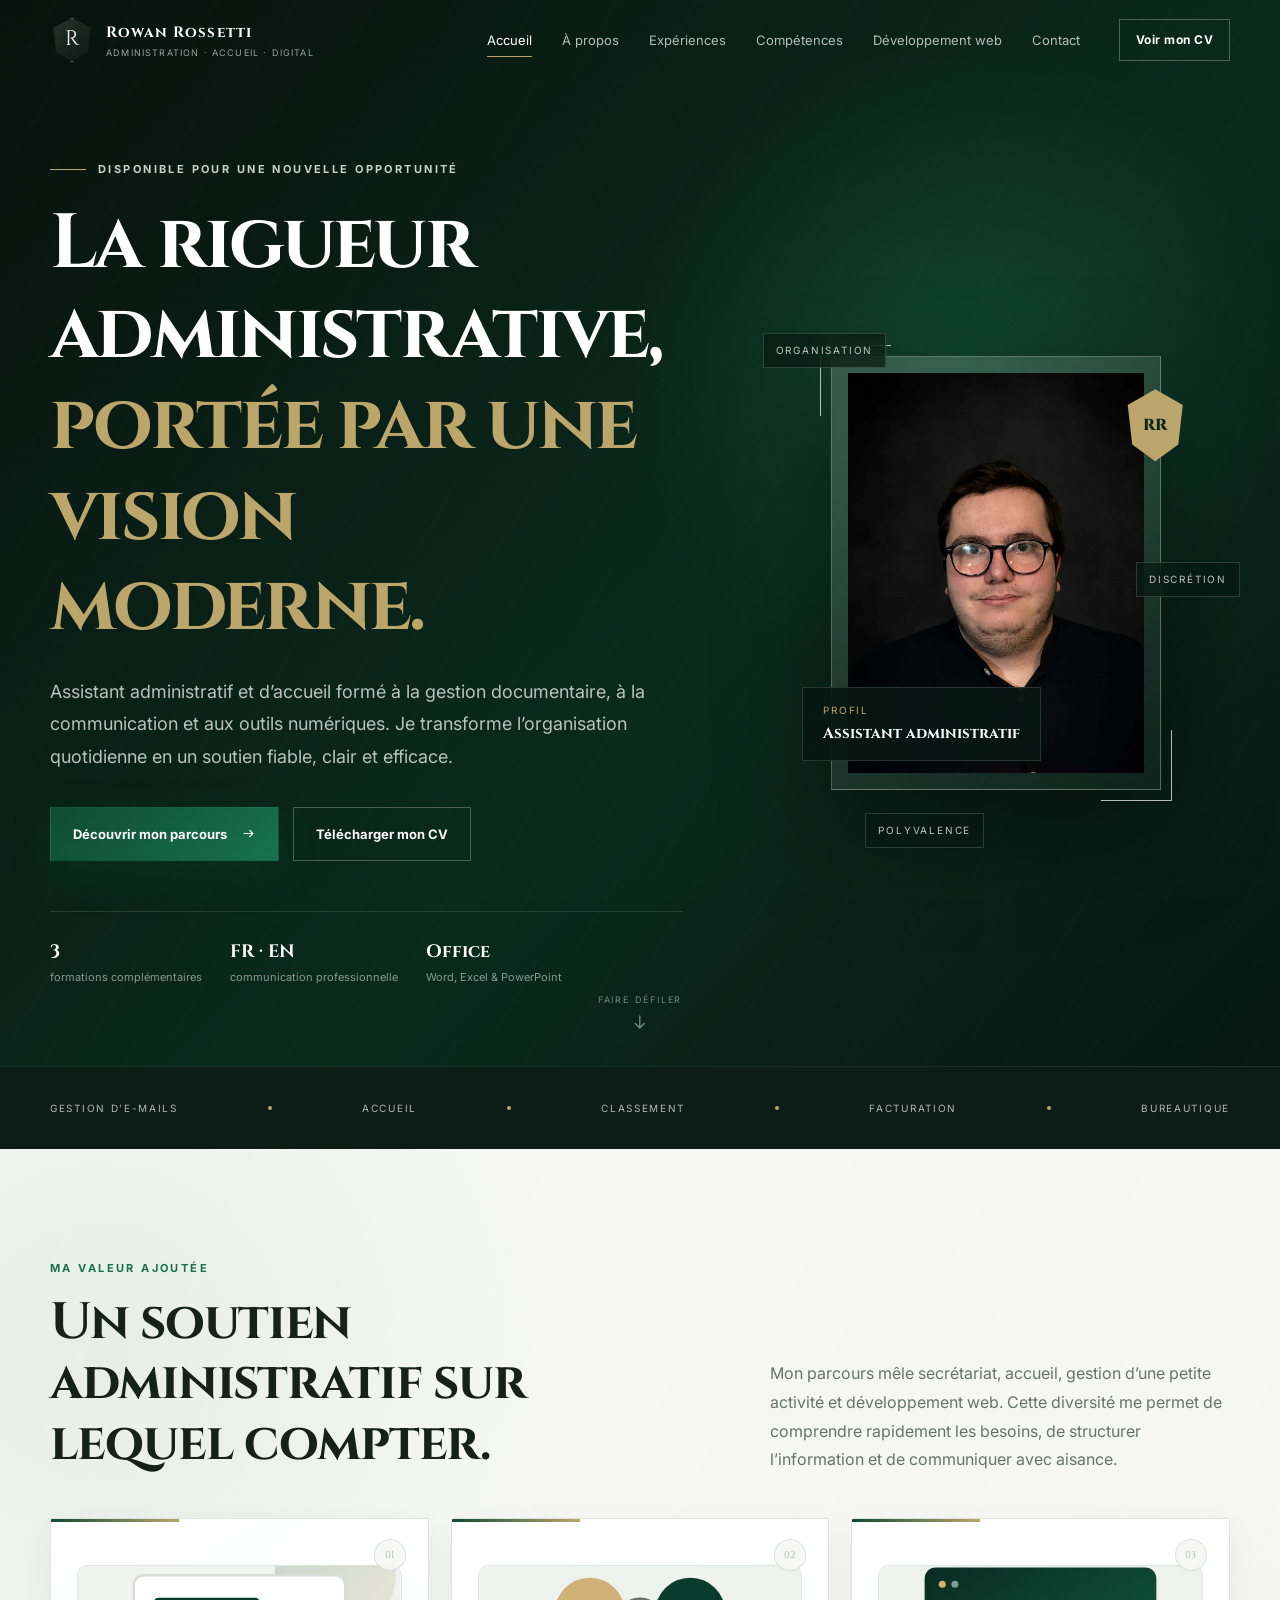
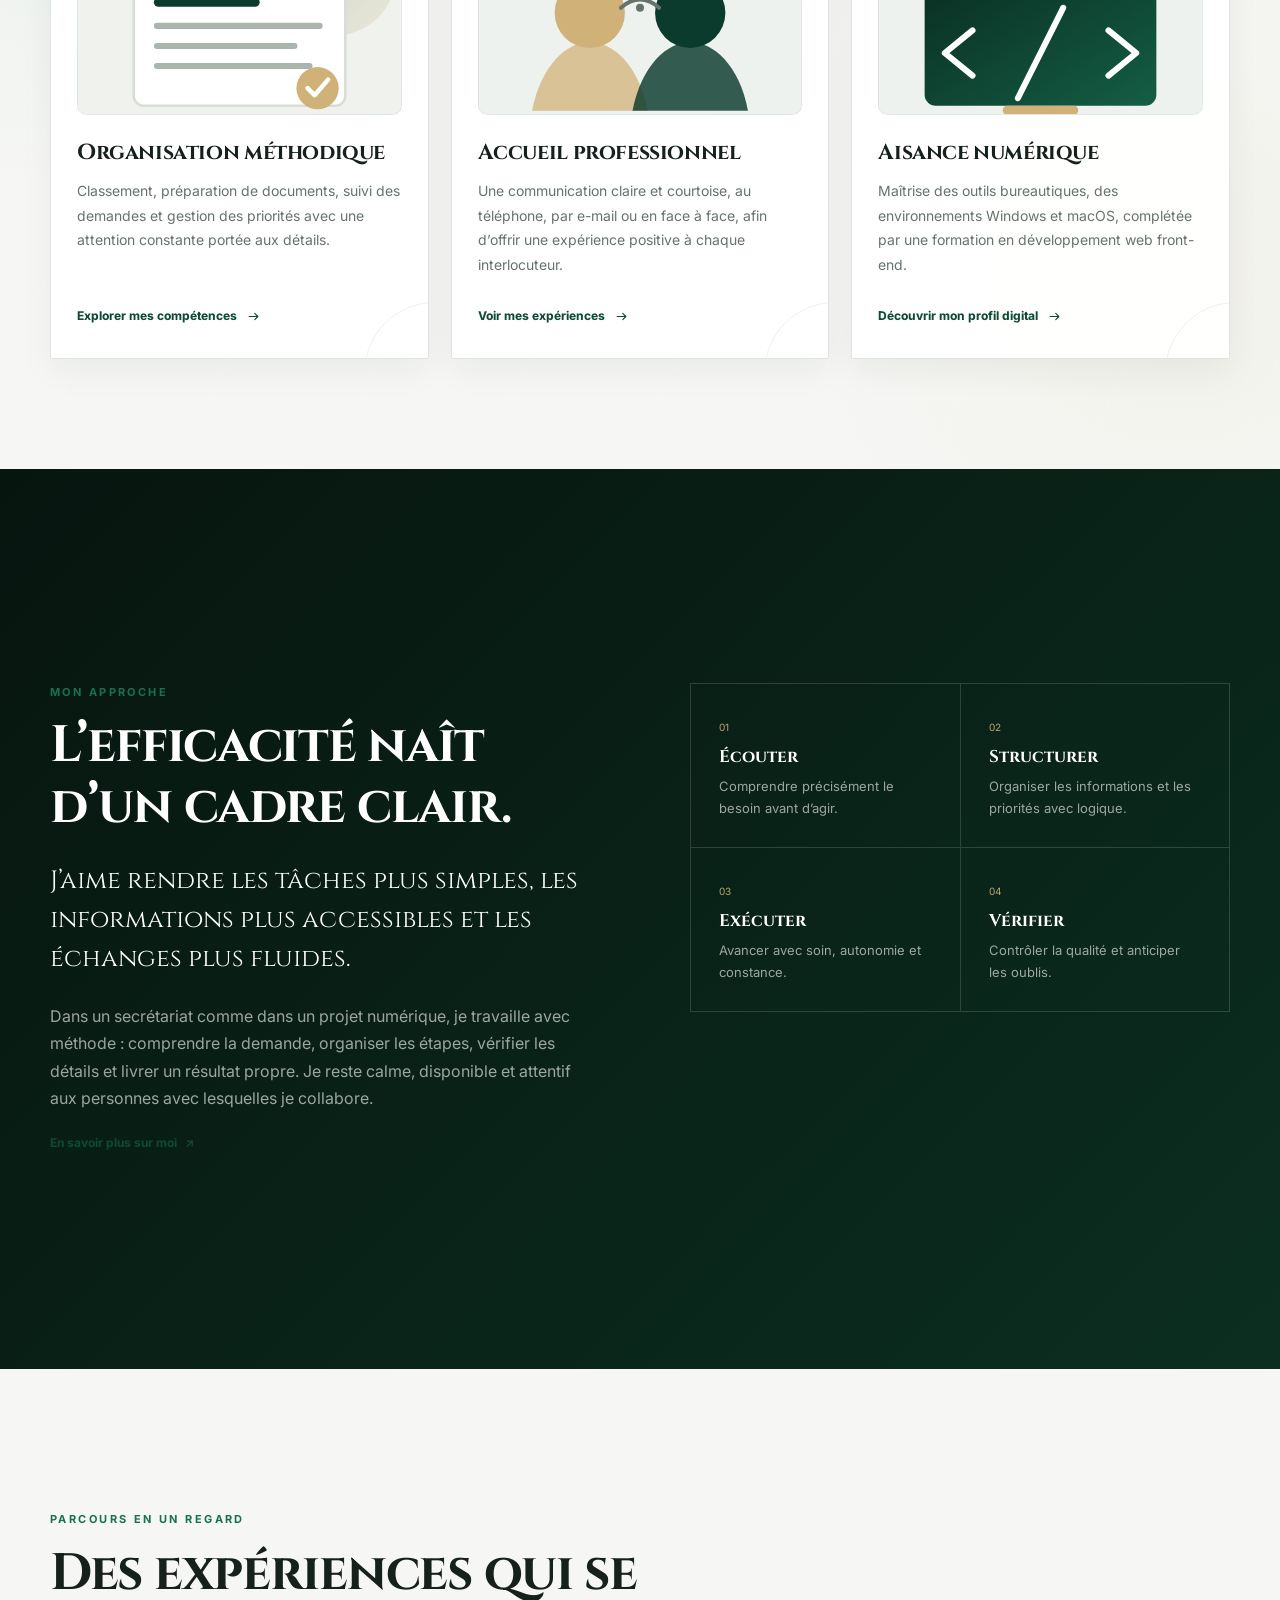
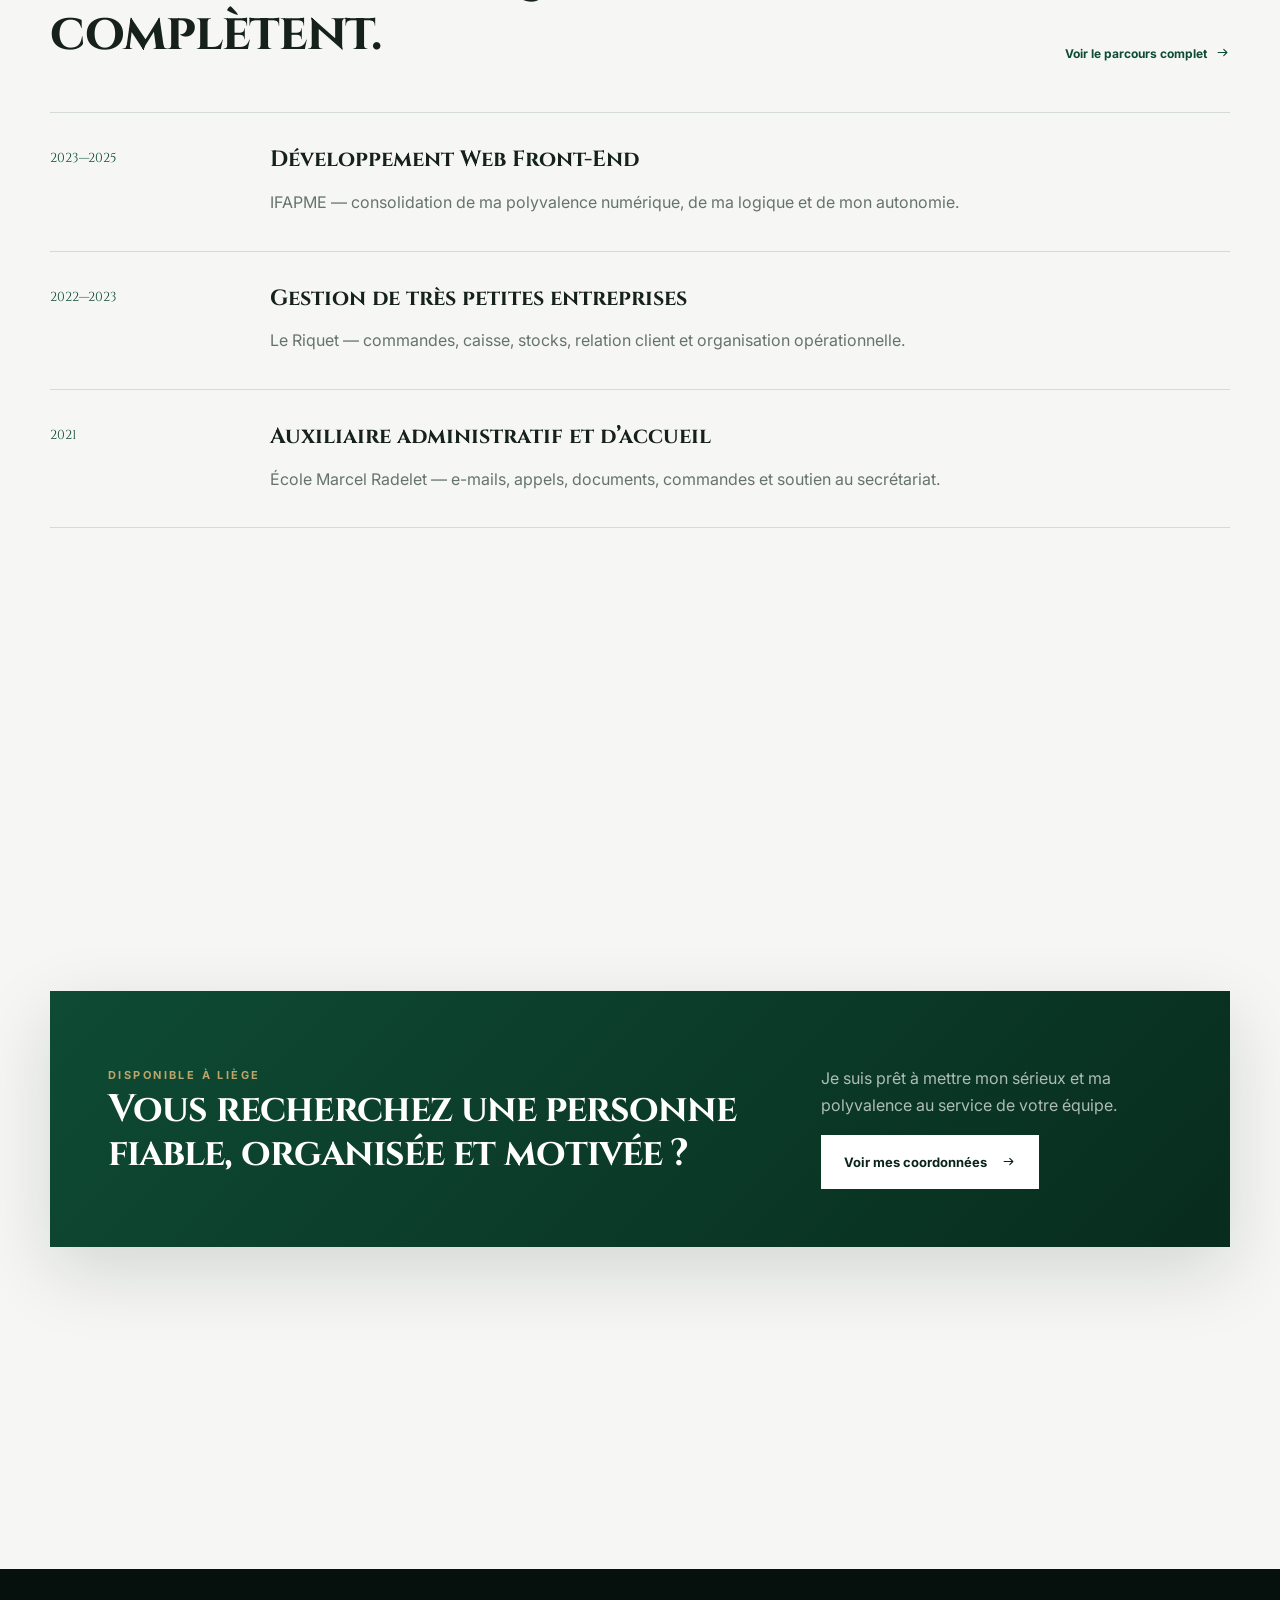
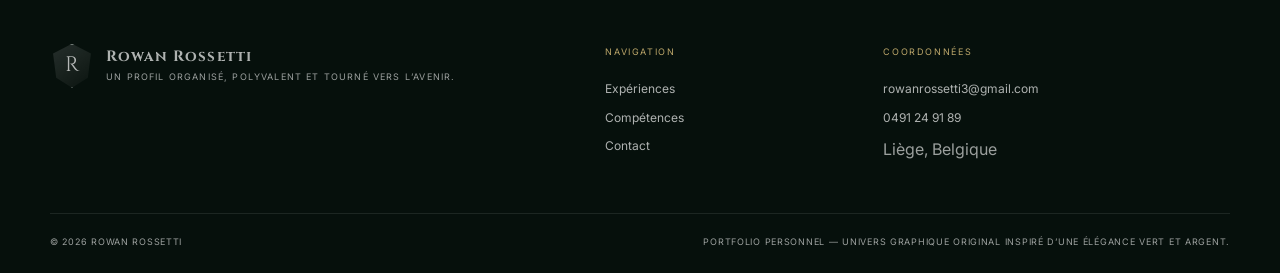
<file: index.html>
<!doctype html>
<html lang="fr">
<head>
<meta charset="utf-8"><meta name="viewport" content="width=device-width,initial-scale=1">
<title>Rowan Rossetti | Assistant administratif</title><meta name="description" content="Portfolio professionnel de Rowan Rossetti, assistant administratif et profil numérique basé à Liège."><meta name="author" content="Rowan Rossetti">
<meta name="theme-color" content="#071712"><meta property="og:title" content="Rowan Rossetti | Assistant administratif"><meta property="og:description" content="Portfolio professionnel de Rowan Rossetti, assistant administratif et profil numérique basé à Liège."><meta property="og:type" content="website">
<link rel="preconnect" href="https://fonts.googleapis.com"><link rel="preconnect" href="https://fonts.gstatic.com" crossorigin>
<link href="https://fonts.googleapis.com/css2?family=Cinzel:wght@500;600;700;800&family=Inter:wght@400;500;600;700&display=swap" rel="stylesheet">
<link rel="stylesheet" href="./css/style.css">
</head>
<body data-page="Accueil">
<div class="ambient ambient-one"></div><div class="ambient ambient-two"></div>
<header class="site-header"><div class="container header-inner">
<a class="brand" href="./index.html" aria-label="Accueil Rowan Rossetti"><span class="brand-mark">R</span><span><strong>Rowan Rossetti</strong><small>Administration · Accueil · Digital</small></span></a>
<button class="menu-toggle" aria-expanded="false" aria-controls="main-nav"><span></span><span></span><span></span><span class="sr-only">Ouvrir le menu</span></button>
<nav id="main-nav" class="main-nav" aria-label="Navigation principale"><ul><li><a class="active" href="./index.html">Accueil</a></li><li><a class="" href="./pages/about_me.html">À propos</a></li><li><a class="" href="./pages/experience.html">Expériences</a></li><li><a class="" href="./pages/skills.html">Compétences</a></li><li><a class="" href="./pages/developpement.html">Développement web</a></li><li><a class="" href="./pages/contact.html">Contact</a></li></ul>
</nav>
<a class="header-cta" href="./assets/files/CV Rowan Rossetti.pdf" target="_blank" rel="noopener">Voir mon CV</a>
</div></header>
<main>
<section class="hero hero-home"><div class="container hero-layout"><div class="hero-copy reveal"><div class="eyebrow"><span></span>Disponible pour une nouvelle opportunité</div><h1>La rigueur administrative,<br><em>portée par une vision moderne.</em></h1><p class="lead">Assistant administratif et d’accueil formé à la gestion documentaire, à la communication et aux outils numériques. Je transforme l’organisation quotidienne en un soutien fiable, clair et efficace.</p><div class="hero-actions"><a class="btn btn-primary" href="./pages/experience.html">Découvrir mon parcours <span><svg class="inline-icon" viewBox="0 0 24 24" aria-hidden="true"><path d="M5 12h14m-5-5 5 5-5 5"/></svg></span></a><a class="btn btn-ghost" href="./assets/files/CV Rowan Rossetti.pdf" target="_blank">Télécharger mon CV</a></div><div class="hero-proof"><div><strong>3</strong><span>formations complémentaires</span></div><div><strong>FR · EN</strong><span>communication professionnelle</span></div><div><strong>Office</strong><span>Word, Excel & PowerPoint</span></div></div></div><div class="hero-art reveal"><div class="portrait-frame"><div class="crest">RR</div><img src="./assets/images/17B2939B-4636-4F7A-8CCD-D02070F71E06.png" alt="Portrait de Rowan Rossetti"><div class="portrait-caption"><span>Profil</span><strong>Assistant administratif</strong></div></div><div class="orbit-card orbit-one">Organisation</div><div class="orbit-card orbit-two">Discrétion</div><div class="orbit-card orbit-three">Polyvalence</div></div></div><div class="scroll-hint">Faire défiler <span><svg class="inline-icon" viewBox="0 0 24 24" aria-hidden="true"><path d="M12 4v16m-6-6 6 6 6-6"/></svg></span></div></section>
<section class="trust-strip"><div class="container"><span>Gestion d’e-mails</span><i></i><span>Accueil</span><i></i><span>Classement</span><i></i><span>Facturation</span><i></i><span>Bureautique</span></div></section>
<section class="section home-features"><div class="container"><div class="section-head reveal"><div><span class="kicker">Ma valeur ajoutée</span><h2>Un soutien administratif sur lequel compter.</h2></div><p>Mon parcours mêle secrétariat, accueil, gestion d’une petite activité et développement web. Cette diversité me permet de comprendre rapidement les besoins, de structurer l’information et de communiquer avec aisance.</p></div><div class="feature-grid"><article class="feature-card reveal"><span class="number">01</span><div class="feature-image"><img src="./assets/images/organisation.svg" alt="Illustration de l’organisation administrative"></div><h3>Organisation méthodique</h3><p>Classement, préparation de documents, suivi des demandes et gestion des priorités avec une attention constante portée aux détails.</p><a href="./pages/skills.html">Explorer mes compétences <svg class="inline-icon" viewBox="0 0 24 24" aria-hidden="true"><path d="M5 12h14m-5-5 5 5-5 5"/></svg></a></article><article class="feature-card reveal"><span class="number">02</span><div class="feature-image"><img src="./assets/images/accueil.svg" alt="Illustration de l’accueil professionnel"></div><h3>Accueil professionnel</h3><p>Une communication claire et courtoise, au téléphone, par e-mail ou en face à face, afin d’offrir une expérience positive à chaque interlocuteur.</p><a href="./pages/experience.html">Voir mes expériences <svg class="inline-icon" viewBox="0 0 24 24" aria-hidden="true"><path d="M5 12h14m-5-5 5 5-5 5"/></svg></a></article><article class="feature-card reveal"><span class="number">03</span><div class="feature-image"><img src="./assets/images/numerique.svg" alt="Illustration des compétences numériques"></div><h3>Aisance numérique</h3><p>Maîtrise des outils bureautiques, des environnements Windows et macOS, complétée par une formation en développement web front-end.</p><a href="./pages/developpement.html">Découvrir mon profil digital <svg class="inline-icon" viewBox="0 0 24 24" aria-hidden="true"><path d="M5 12h14m-5-5 5 5-5 5"/></svg></a></article></div></div></section>
<section class="section dark-panel"><div class="container split-section"><div class="reveal"><span class="kicker">Mon approche</span><h2>L’efficacité naît d’un cadre clair.</h2><p class="large-text">J’aime rendre les tâches plus simples, les informations plus accessibles et les échanges plus fluides.</p><p>Dans un secrétariat comme dans un projet numérique, je travaille avec méthode : comprendre la demande, organiser les étapes, vérifier les détails et livrer un résultat propre. Je reste calme, disponible et attentif aux personnes avec lesquelles je collabore.</p><a class="text-link" href="./pages/about_me.html">En savoir plus sur moi <span>↗</span></a></div><div class="principles reveal"><div><span>01</span><h3>Écouter</h3><p>Comprendre précisément le besoin avant d’agir.</p></div><div><span>02</span><h3>Structurer</h3><p>Organiser les informations et les priorités avec logique.</p></div><div><span>03</span><h3>Exécuter</h3><p>Avancer avec soin, autonomie et constance.</p></div><div><span>04</span><h3>Vérifier</h3><p>Contrôler la qualité et anticiper les oublis.</p></div></div></div></section>
<section class="section"><div class="container"><div class="section-head reveal"><div><span class="kicker">Parcours en un regard</span><h2>Des expériences qui se complètent.</h2></div><a class="text-link" href="./pages/experience.html">Voir le parcours complet <span><svg class="inline-icon" viewBox="0 0 24 24" aria-hidden="true"><path d="M5 12h14m-5-5 5 5-5 5"/></svg></span></a></div><div class="timeline-preview"><article class="reveal"><span class="year">2023—2025</span><div><h3>Développement Web Front-End</h3><p>IFAPME — consolidation de ma polyvalence numérique, de ma logique et de mon autonomie.</p></div></article><article class="reveal"><span class="year">2022—2023</span><div><h3>Gestion de très petites entreprises</h3><p>Le Riquet — commandes, caisse, stocks, relation client et organisation opérationnelle.</p></div></article><article class="reveal"><span class="year">2021</span><div><h3>Auxiliaire administratif et d’accueil</h3><p>École Marcel Radelet — e-mails, appels, documents, commandes et soutien au secrétariat.</p></div></article></div></div></section>
<section class="cta-section"><div class="container cta-card reveal"><div><span class="kicker">Disponible à Liège</span><h2>Vous recherchez une personne fiable, organisée et motivée ?</h2></div><div><p>Je suis prêt à mettre mon sérieux et ma polyvalence au service de votre équipe.</p><a class="btn btn-light" href="./pages/contact.html">Voir mes coordonnées <span><svg class="inline-icon" viewBox="0 0 24 24" aria-hidden="true"><path d="M5 12h14m-5-5 5 5-5 5"/></svg></span></a></div></div></section></main>
<footer class="site-footer"><div class="container footer-grid"><div><a class="brand footer-brand" href="./index.html"><span class="brand-mark">R</span><span><strong>Rowan Rossetti</strong><small>Un profil organisé, polyvalent et tourné vers l’avenir.</small></span></a></div><div><span class="footer-label">Navigation</span><a href="./pages/experience.html">Expériences</a><a href="./pages/skills.html">Compétences</a><a href="./pages/contact.html">Contact</a></div><div><span class="footer-label">Coordonnées</span><a href="mailto:rowanrossetti3@gmail.com">rowanrossetti3@gmail.com</a><a href="tel:+32491249189">0491 24 91 89</a><span>Liège, Belgique</span></div></div><div class="container footer-bottom"><span>© <span id="year"></span> Rowan Rossetti</span><span>Portfolio personnel — univers graphique original inspiré d’une élégance vert et argent.</span></div></footer>
<script src="./javascript/script.js"></script>

</body></html>
</file>
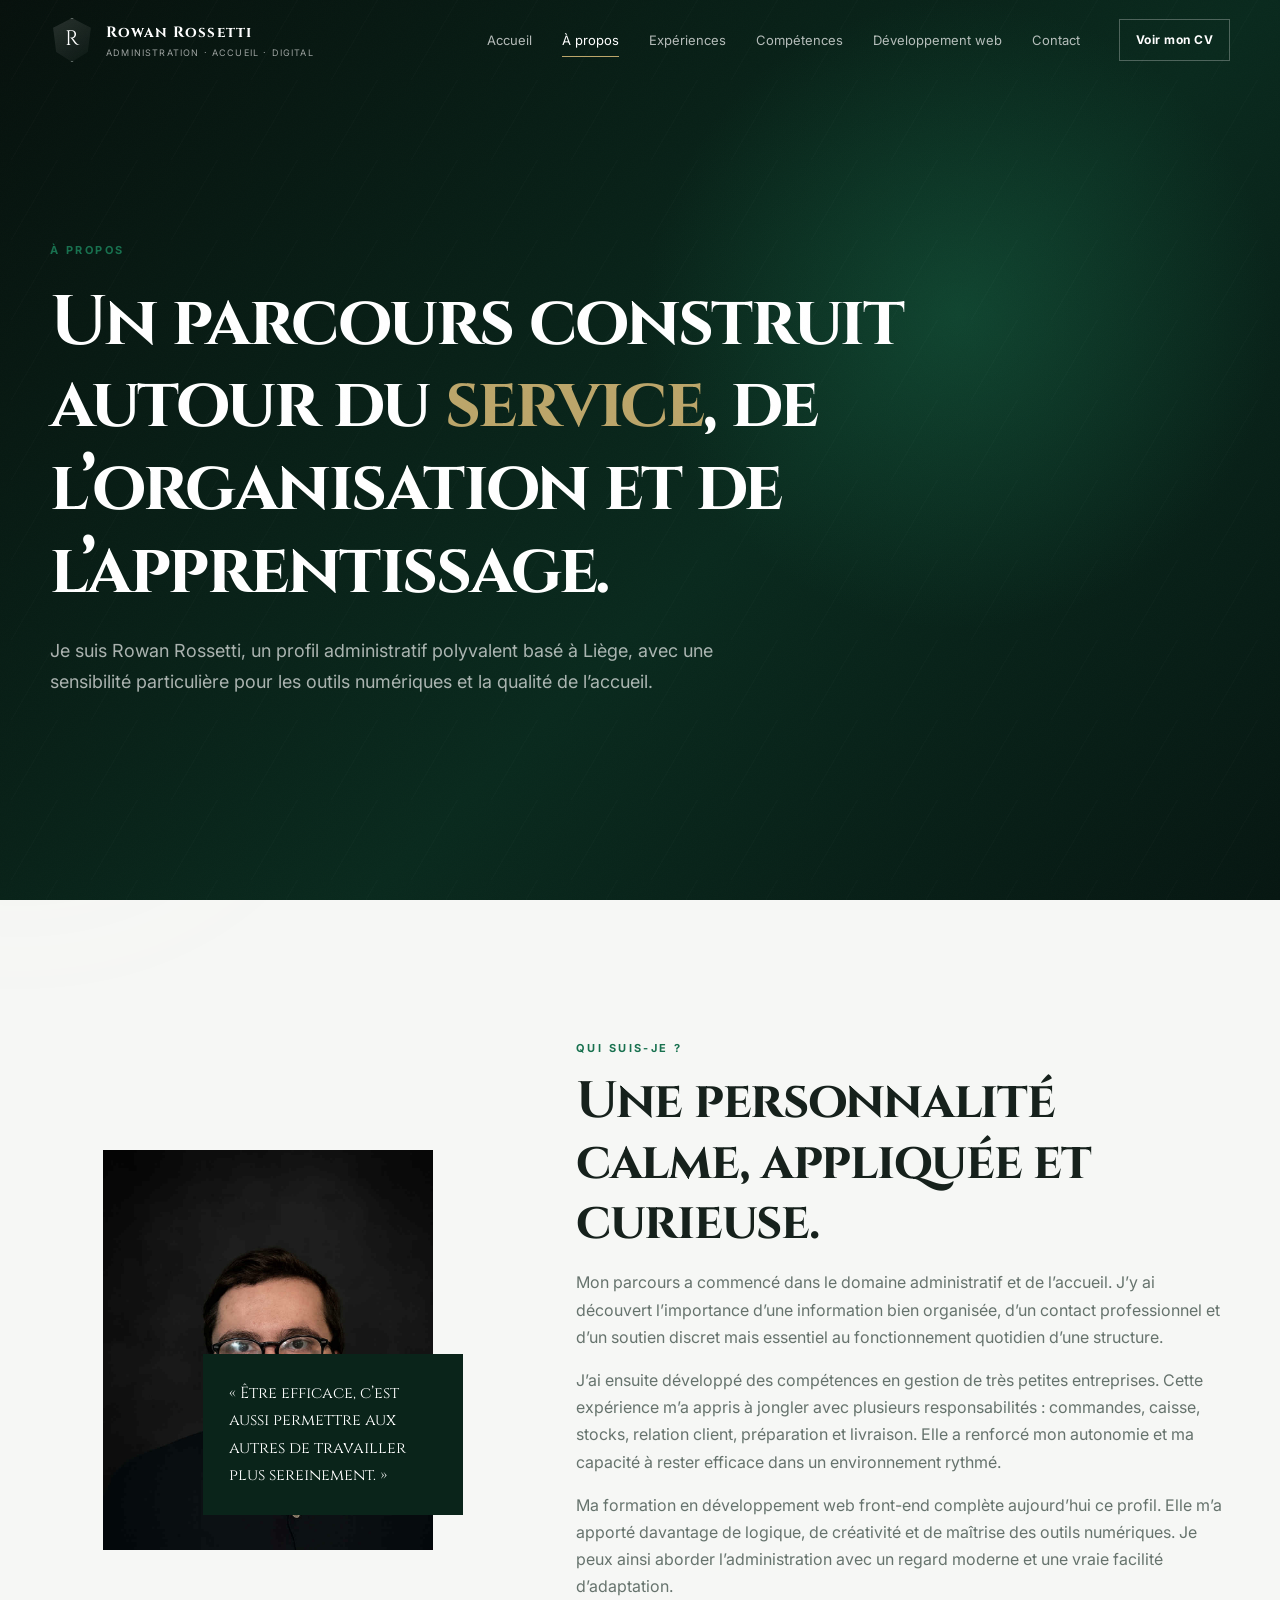
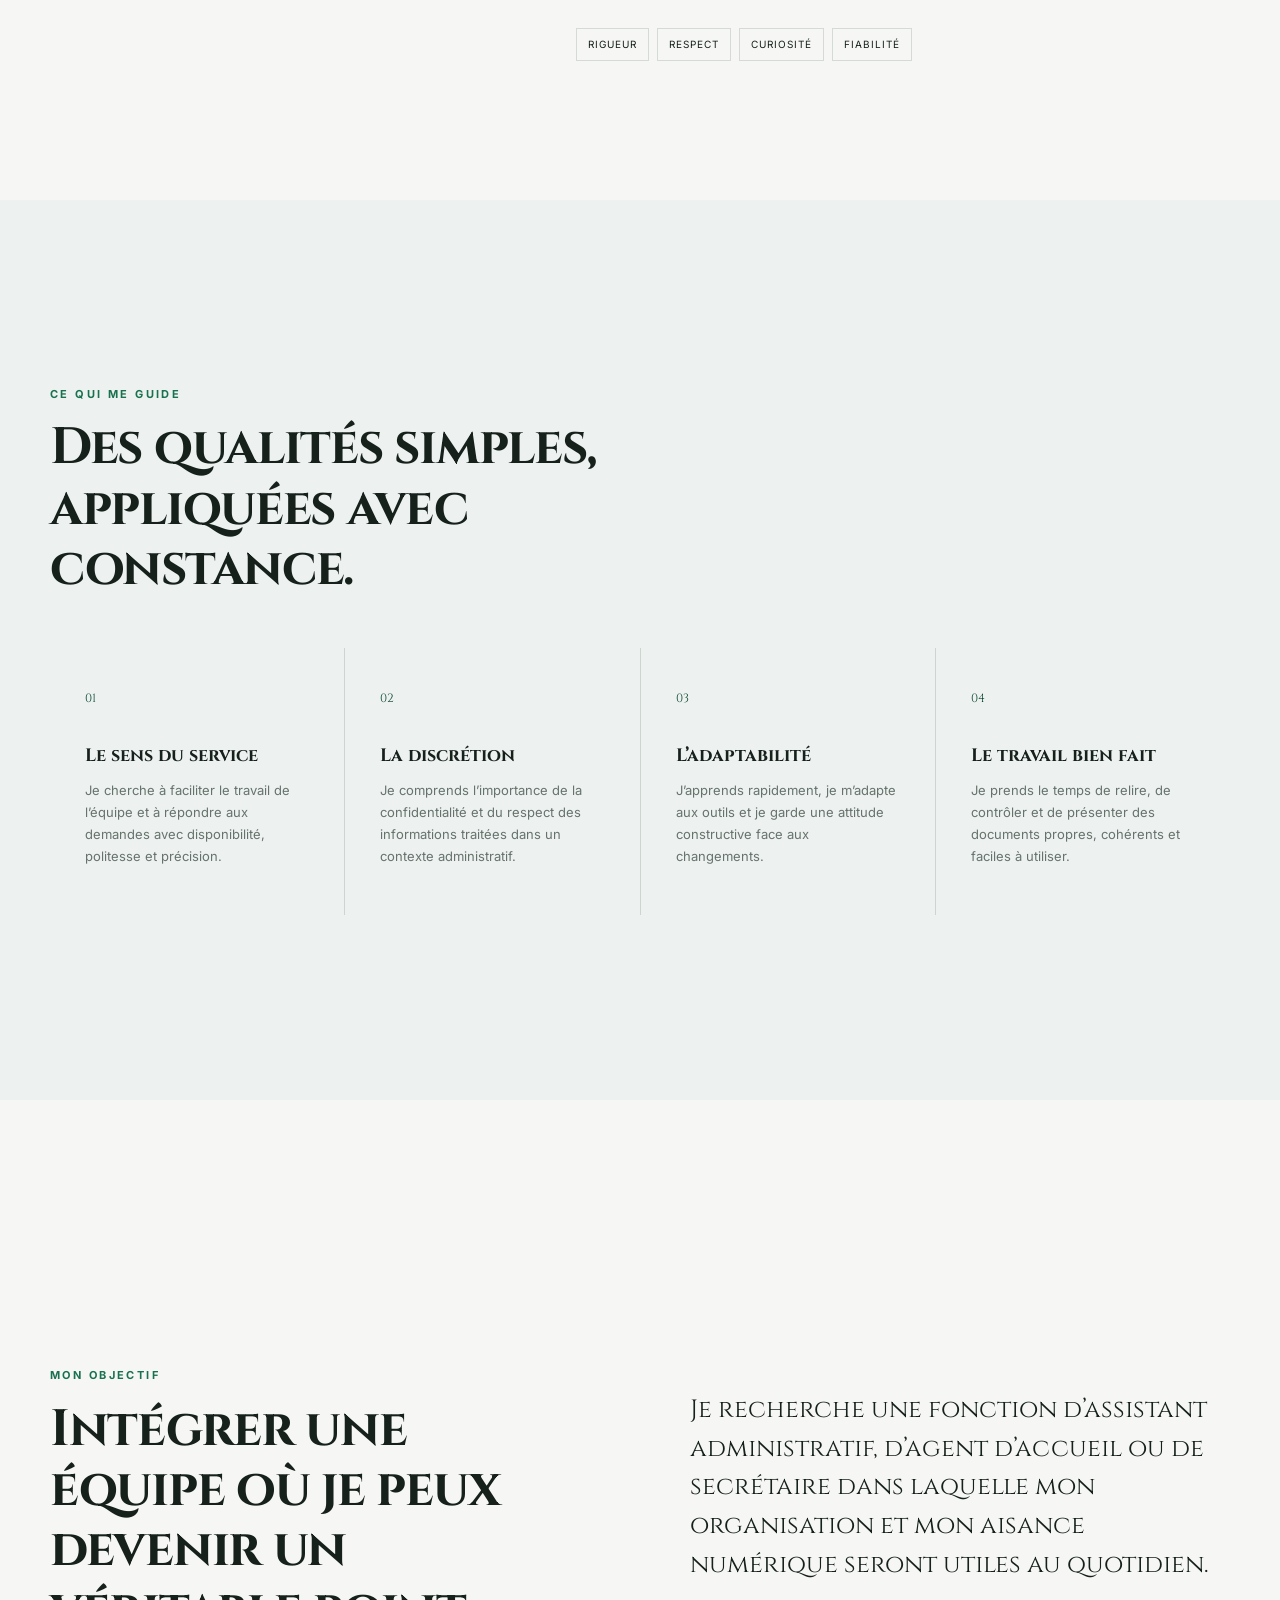
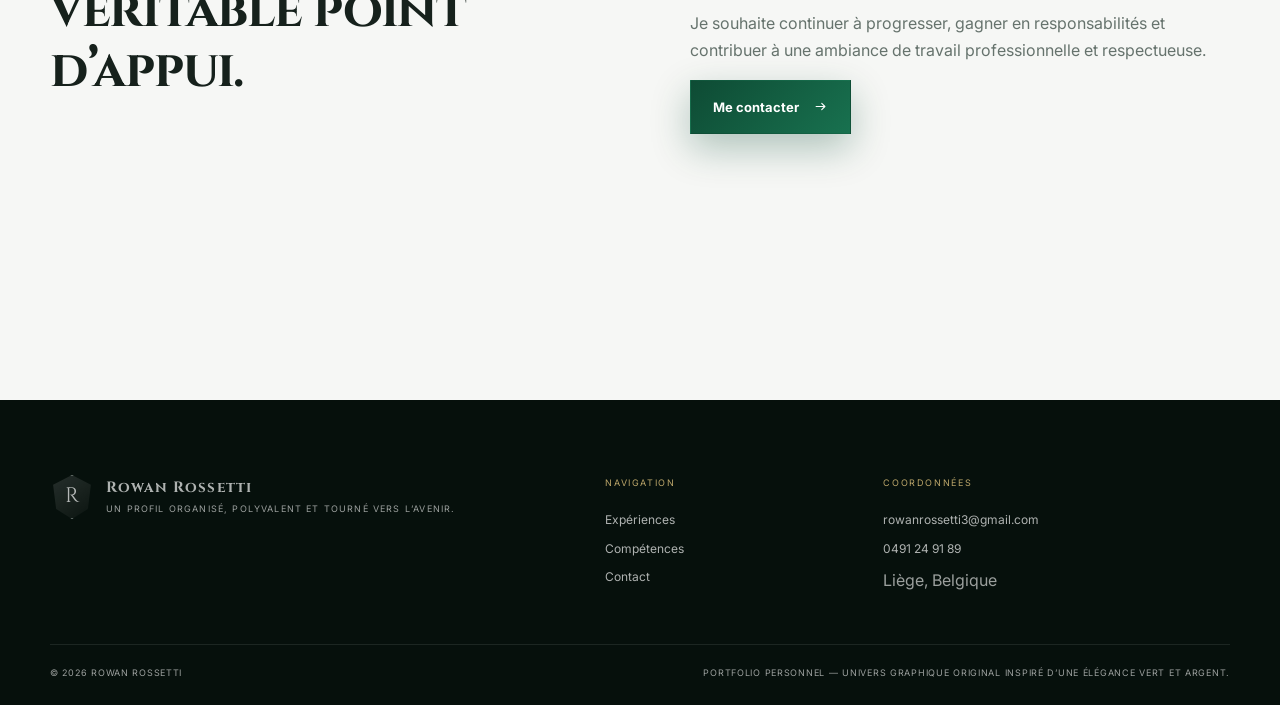
<file: pages/about_me.html>
<!doctype html>
<html lang="fr">
<head>
<meta charset="utf-8"><meta name="viewport" content="width=device-width,initial-scale=1">
<title>À propos | Rowan Rossetti</title><meta name="description" content="Découvrez le parcours et les qualités professionnelles de Rowan Rossetti."><meta name="author" content="Rowan Rossetti">
<meta name="theme-color" content="#071712"><meta property="og:title" content="À propos | Rowan Rossetti"><meta property="og:description" content="Découvrez le parcours et les qualités professionnelles de Rowan Rossetti."><meta property="og:type" content="website">
<link rel="preconnect" href="https://fonts.googleapis.com"><link rel="preconnect" href="https://fonts.gstatic.com" crossorigin>
<link href="https://fonts.googleapis.com/css2?family=Cinzel:wght@500;600;700;800&family=Inter:wght@400;500;600;700&display=swap" rel="stylesheet">
<link rel="stylesheet" href="../css/style.css">
</head>
<body data-page="À propos">
<div class="ambient ambient-one"></div><div class="ambient ambient-two"></div>
<header class="site-header"><div class="container header-inner">
<a class="brand" href="../index.html" aria-label="Accueil Rowan Rossetti"><span class="brand-mark">R</span><span><strong>Rowan Rossetti</strong><small>Administration · Accueil · Digital</small></span></a>
<button class="menu-toggle" aria-expanded="false" aria-controls="main-nav"><span></span><span></span><span></span><span class="sr-only">Ouvrir le menu</span></button>
<nav id="main-nav" class="main-nav" aria-label="Navigation principale"><ul><li><a class="" href="../index.html">Accueil</a></li><li><a class="active" href="../pages/about_me.html">À propos</a></li><li><a class="" href="../pages/experience.html">Expériences</a></li><li><a class="" href="../pages/skills.html">Compétences</a></li><li><a class="" href="../pages/developpement.html">Développement web</a></li><li><a class="" href="../pages/contact.html">Contact</a></li></ul>
</nav>
<a class="header-cta" href="../assets/files/CV Rowan Rossetti.pdf" target="_blank" rel="noopener">Voir mon CV</a>
</div></header>
<main><section class="page-hero"><div class="container"><span class="kicker">À propos</span><h1>Un parcours construit autour du <em>service</em>, de l’organisation et de l’apprentissage.</h1><p>Je suis Rowan Rossetti, un profil administratif polyvalent basé à Liège, avec une sensibilité particulière pour les outils numériques et la qualité de l’accueil.</p></div></section><section class="section"><div class="container story-grid"><div class="story-photo reveal"><img src="../assets/images/17B2939B-4636-4F7A-8CCD-D02070F71E06.png" alt="Rowan Rossetti"><div class="quote-card">« Être efficace, c’est aussi permettre aux autres de travailler plus sereinement. »</div></div><div class="story-copy reveal"><span class="kicker">Qui suis-je ?</span><h2>Une personnalité calme, appliquée et curieuse.</h2><p>Mon parcours a commencé dans le domaine administratif et de l’accueil. J’y ai découvert l’importance d’une information bien organisée, d’un contact professionnel et d’un soutien discret mais essentiel au fonctionnement quotidien d’une structure.</p><p>J’ai ensuite développé des compétences en gestion de très petites entreprises. Cette expérience m’a appris à jongler avec plusieurs responsabilités : commandes, caisse, stocks, relation client, préparation et livraison. Elle a renforcé mon autonomie et ma capacité à rester efficace dans un environnement rythmé.</p><p>Ma formation en développement web front-end complète aujourd’hui ce profil. Elle m’a apporté davantage de logique, de créativité et de maîtrise des outils numériques. Je peux ainsi aborder l’administration avec un regard moderne et une vraie facilité d’adaptation.</p><div class="values-inline"><span>Rigueur</span><span>Respect</span><span>Curiosité</span><span>Fiabilité</span></div></div></div></section><section class="section tinted"><div class="container"><div class="section-head reveal"><div><span class="kicker">Ce qui me guide</span><h2>Des qualités simples, appliquées avec constance.</h2></div></div><div class="value-grid"><article class="reveal"><span>01</span><h3>Le sens du service</h3><p>Je cherche à faciliter le travail de l’équipe et à répondre aux demandes avec disponibilité, politesse et précision.</p></article><article class="reveal"><span>02</span><h3>La discrétion</h3><p>Je comprends l’importance de la confidentialité et du respect des informations traitées dans un contexte administratif.</p></article><article class="reveal"><span>03</span><h3>L’adaptabilité</h3><p>J’apprends rapidement, je m’adapte aux outils et je garde une attitude constructive face aux changements.</p></article><article class="reveal"><span>04</span><h3>Le travail bien fait</h3><p>Je prends le temps de relire, de contrôler et de présenter des documents propres, cohérents et faciles à utiliser.</p></article></div></div></section><section class="section"><div class="container split-section"><div class="reveal"><span class="kicker">Mon objectif</span><h2>Intégrer une équipe où je peux devenir un véritable point d’appui.</h2></div><div class="reveal"><p class="large-text">Je recherche une fonction d’assistant administratif, d’agent d’accueil ou de secrétaire dans laquelle mon organisation et mon aisance numérique seront utiles au quotidien.</p><p>Je souhaite continuer à progresser, gagner en responsabilités et contribuer à une ambiance de travail professionnelle et respectueuse.</p><a class="btn btn-primary" href="contact.html">Me contacter <span><svg class="inline-icon" viewBox="0 0 24 24" aria-hidden="true"><path d="M5 12h14m-5-5 5 5-5 5"/></svg></span></a></div></div></section></main>
<footer class="site-footer"><div class="container footer-grid"><div><a class="brand footer-brand" href="../index.html"><span class="brand-mark">R</span><span><strong>Rowan Rossetti</strong><small>Un profil organisé, polyvalent et tourné vers l’avenir.</small></span></a></div><div><span class="footer-label">Navigation</span><a href="../pages/experience.html">Expériences</a><a href="../pages/skills.html">Compétences</a><a href="../pages/contact.html">Contact</a></div><div><span class="footer-label">Coordonnées</span><a href="mailto:rowanrossetti3@gmail.com">rowanrossetti3@gmail.com</a><a href="tel:+32491249189">0491 24 91 89</a><span>Liège, Belgique</span></div></div><div class="container footer-bottom"><span>© <span id="year"></span> Rowan Rossetti</span><span>Portfolio personnel — univers graphique original inspiré d’une élégance vert et argent.</span></div></footer>
<script src="../javascript/script.js"></script>

</body></html>
</file>
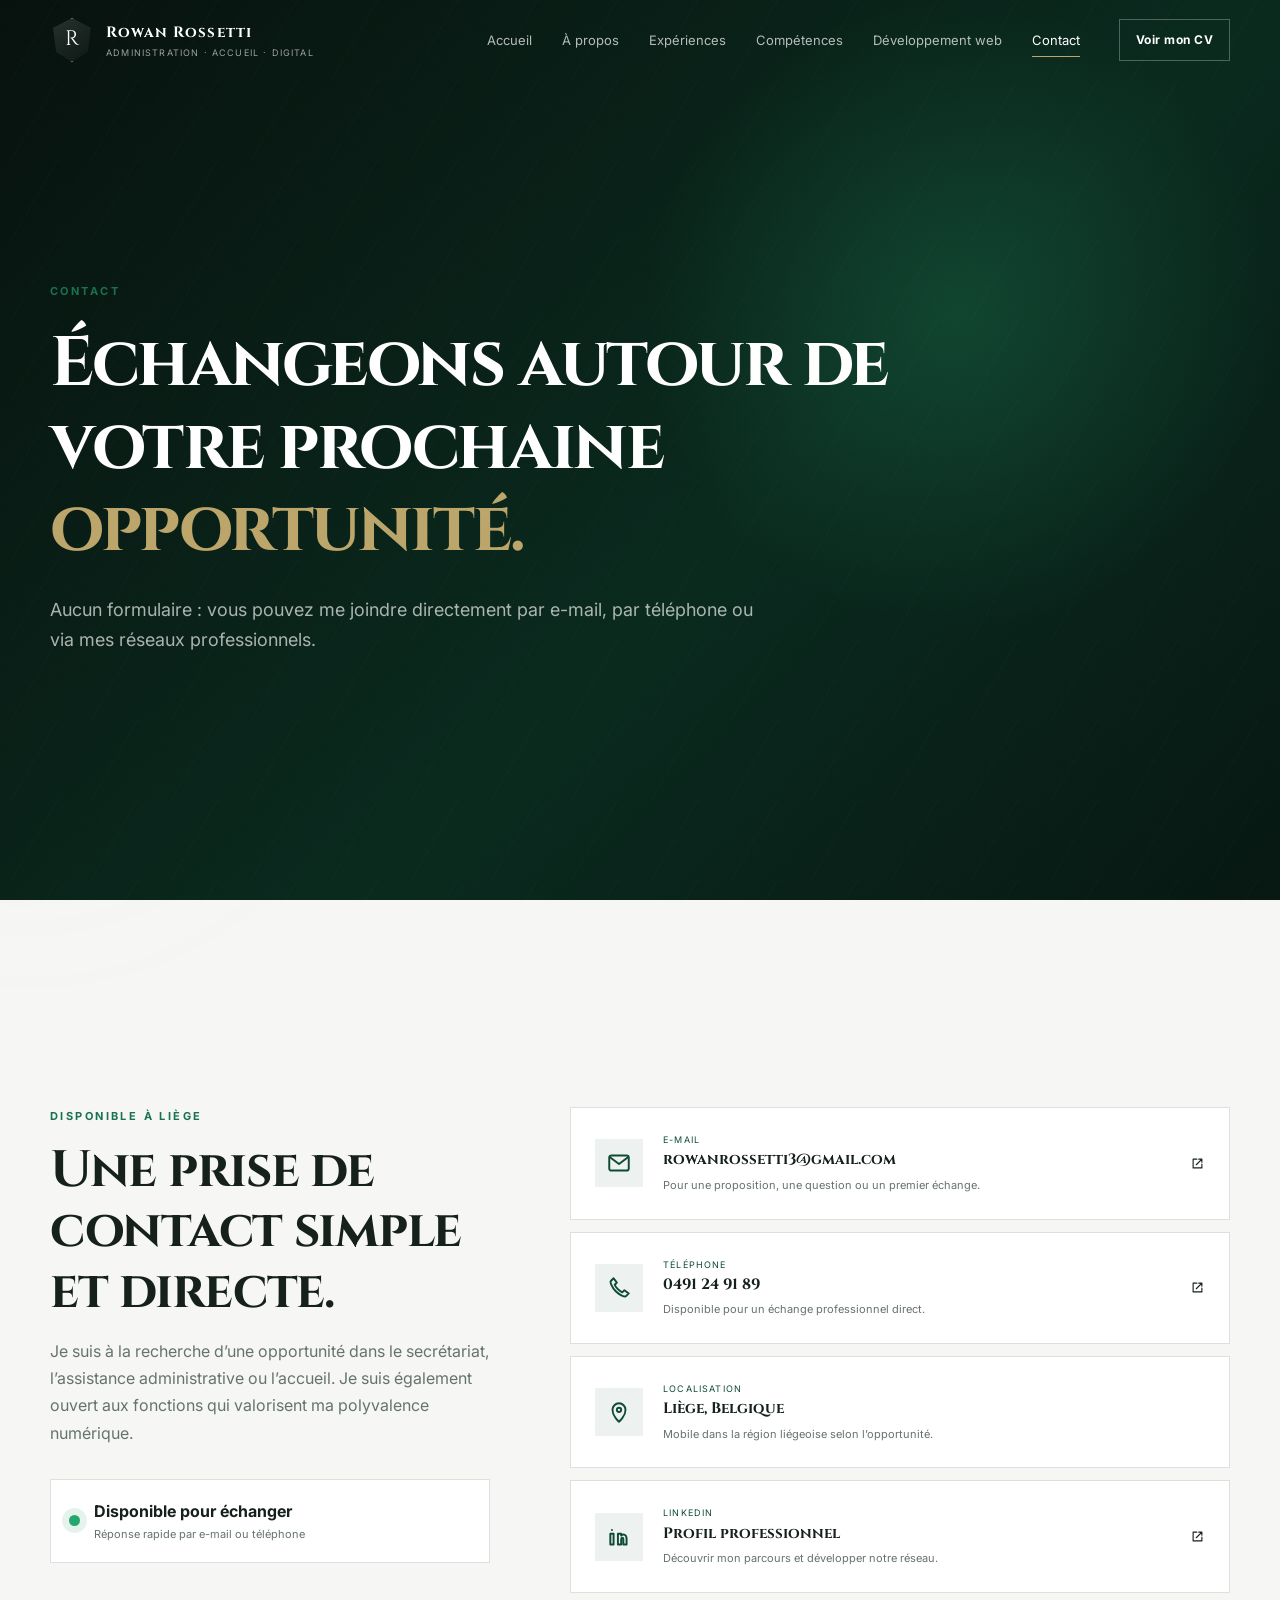
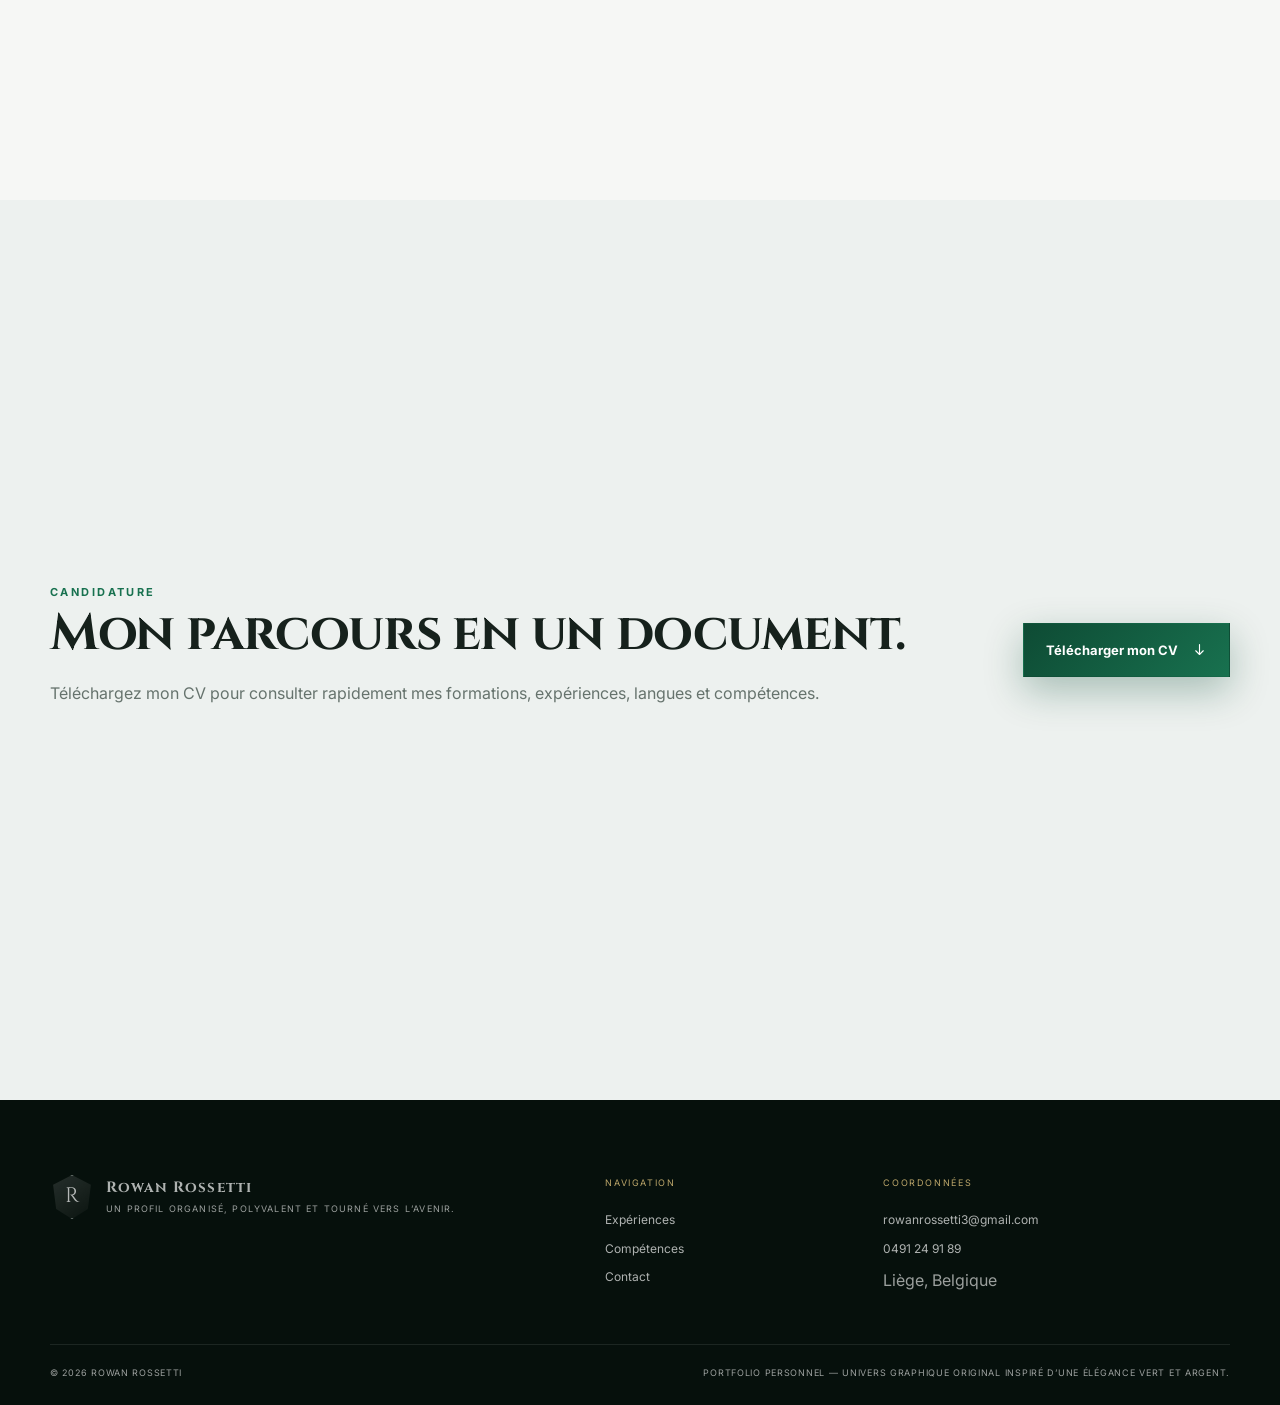
<file: pages/contact.html>
<!doctype html>
<html lang="fr">
<head>
<meta charset="utf-8"><meta name="viewport" content="width=device-width,initial-scale=1">
<title>Contact | Rowan Rossetti</title><meta name="description" content="Coordonnées professionnelles de Rowan Rossetti à Liège."><meta name="author" content="Rowan Rossetti">
<meta name="theme-color" content="#071712"><meta property="og:title" content="Contact | Rowan Rossetti"><meta property="og:description" content="Coordonnées professionnelles de Rowan Rossetti à Liège."><meta property="og:type" content="website">
<link rel="preconnect" href="https://fonts.googleapis.com"><link rel="preconnect" href="https://fonts.gstatic.com" crossorigin>
<link href="https://fonts.googleapis.com/css2?family=Cinzel:wght@500;600;700;800&family=Inter:wght@400;500;600;700&display=swap" rel="stylesheet">
<link rel="stylesheet" href="../css/style.css">
</head>
<body data-page="Contact">
<div class="ambient ambient-one"></div><div class="ambient ambient-two"></div>
<header class="site-header"><div class="container header-inner">
<a class="brand" href="../index.html" aria-label="Accueil Rowan Rossetti"><span class="brand-mark">R</span><span><strong>Rowan Rossetti</strong><small>Administration · Accueil · Digital</small></span></a>
<button class="menu-toggle" aria-expanded="false" aria-controls="main-nav"><span></span><span></span><span></span><span class="sr-only">Ouvrir le menu</span></button>
<nav id="main-nav" class="main-nav" aria-label="Navigation principale"><ul><li><a class="" href="../index.html">Accueil</a></li><li><a class="" href="../pages/about_me.html">À propos</a></li><li><a class="" href="../pages/experience.html">Expériences</a></li><li><a class="" href="../pages/skills.html">Compétences</a></li><li><a class="" href="../pages/developpement.html">Développement web</a></li><li><a class="active" href="../pages/contact.html">Contact</a></li></ul>
</nav>
<a class="header-cta" href="../assets/files/CV Rowan Rossetti.pdf" target="_blank" rel="noopener">Voir mon CV</a>
</div></header>
<main><section class="page-hero"><div class="container"><span class="kicker">Contact</span><h1>Échangeons autour de votre prochaine <em>opportunité.</em></h1><p>Aucun formulaire : vous pouvez me joindre directement par e-mail, par téléphone ou via mes réseaux professionnels.</p></div></section><section class="section"><div class="container contact-layout"><div class="contact-intro reveal"><span class="kicker">Disponible à Liège</span><h2>Une prise de contact simple et directe.</h2><p>Je suis à la recherche d’une opportunité dans le secrétariat, l’assistance administrative ou l’accueil. Je suis également ouvert aux fonctions qui valorisent ma polyvalence numérique.</p><div class="availability"><span class="pulse"></span><div><strong>Disponible pour échanger</strong><small>Réponse rapide par e-mail ou téléphone</small></div></div></div><div class="contact-cards"><a class="contact-card reveal" href="mailto:rowanrossetti3@gmail.com"><span class="contact-icon"><svg class="html-icon" viewBox="0 0 24 24" aria-hidden="true"><rect x="3" y="5" width="18" height="14" rx="2"/><path d="m4 7 8 6 8-6"/></svg></span><div><small>E-mail</small><strong>rowanrossetti3@gmail.com</strong><p>Pour une proposition, une question ou un premier échange.</p></div><b><svg class="inline-icon" viewBox="0 0 24 24" aria-hidden="true"><path d="M14 5h5v5m0-5-9 9M19 13v6H5V5h6"/></svg></b></a><a class="contact-card reveal" href="tel:+32491249189"><span class="contact-icon"><svg class="html-icon" viewBox="0 0 24 24" aria-hidden="true"><path d="M7 3 4.5 5.5c-1 1 1 6 4.5 9.5s8.5 5.5 9.5 4.5L21 17l-4-3-2 2c-2.5-1-6-4.5-7-7l2-2-3-4Z"/></svg></span><div><small>Téléphone</small><strong>0491 24 91 89</strong><p>Disponible pour un échange professionnel direct.</p></div><b><svg class="inline-icon" viewBox="0 0 24 24" aria-hidden="true"><path d="M14 5h5v5m0-5-9 9M19 13v6H5V5h6"/></svg></b></a><div class="contact-card reveal"><span class="contact-icon"><svg class="html-icon" viewBox="0 0 24 24" aria-hidden="true"><path d="M12 21s6-5.2 6-11a6 6 0 1 0-12 0c0 5.8 6 11 6 11Z"/><circle cx="12" cy="10" r="2"/></svg></span><div><small>Localisation</small><strong>Liège, Belgique</strong><p>Mobile dans la région liégeoise selon l’opportunité.</p></div></div><a class="contact-card reveal" href="https://www.linkedin.com/in/rowan-rossetti-68b3292a2/" target="_blank" rel="noopener"><span class="contact-icon"><svg class="html-icon" viewBox="0 0 24 24" aria-hidden="true"><rect x="4" y="9" width="3" height="10"/><path d="M5.5 5.5h.01M11 19V9h3v1.7c1-1.5 5-2 5 3V19h-3v-4.7c0-2.2-2-2.1-2 0V19h-3Z"/></svg></span><div><small>LinkedIn</small><strong>Profil professionnel</strong><p>Découvrir mon parcours et développer notre réseau.</p></div><b><svg class="inline-icon" viewBox="0 0 24 24" aria-hidden="true"><path d="M14 5h5v5m0-5-9 9M19 13v6H5V5h6"/></svg></b></a></div></div></section><section class="section tinted"><div class="container download-panel reveal"><div><span class="kicker">Candidature</span><h2>Mon parcours en un document.</h2><p>Téléchargez mon CV pour consulter rapidement mes formations, expériences, langues et compétences.</p></div><a class="btn btn-primary" href="../assets/files/CV Rowan Rossetti.pdf" target="_blank" rel="noopener">Télécharger mon CV <span><svg class="inline-icon" viewBox="0 0 24 24" aria-hidden="true"><path d="M12 4v16m-6-6 6 6 6-6"/></svg></span></a></div></section></main>
<footer class="site-footer"><div class="container footer-grid"><div><a class="brand footer-brand" href="../index.html"><span class="brand-mark">R</span><span><strong>Rowan Rossetti</strong><small>Un profil organisé, polyvalent et tourné vers l’avenir.</small></span></a></div><div><span class="footer-label">Navigation</span><a href="../pages/experience.html">Expériences</a><a href="../pages/skills.html">Compétences</a><a href="../pages/contact.html">Contact</a></div><div><span class="footer-label">Coordonnées</span><a href="mailto:rowanrossetti3@gmail.com">rowanrossetti3@gmail.com</a><a href="tel:+32491249189">0491 24 91 89</a><span>Liège, Belgique</span></div></div><div class="container footer-bottom"><span>© <span id="year"></span> Rowan Rossetti</span><span>Portfolio personnel — univers graphique original inspiré d’une élégance vert et argent.</span></div></footer>
<script src="../javascript/script.js"></script>

</body></html>
</file>
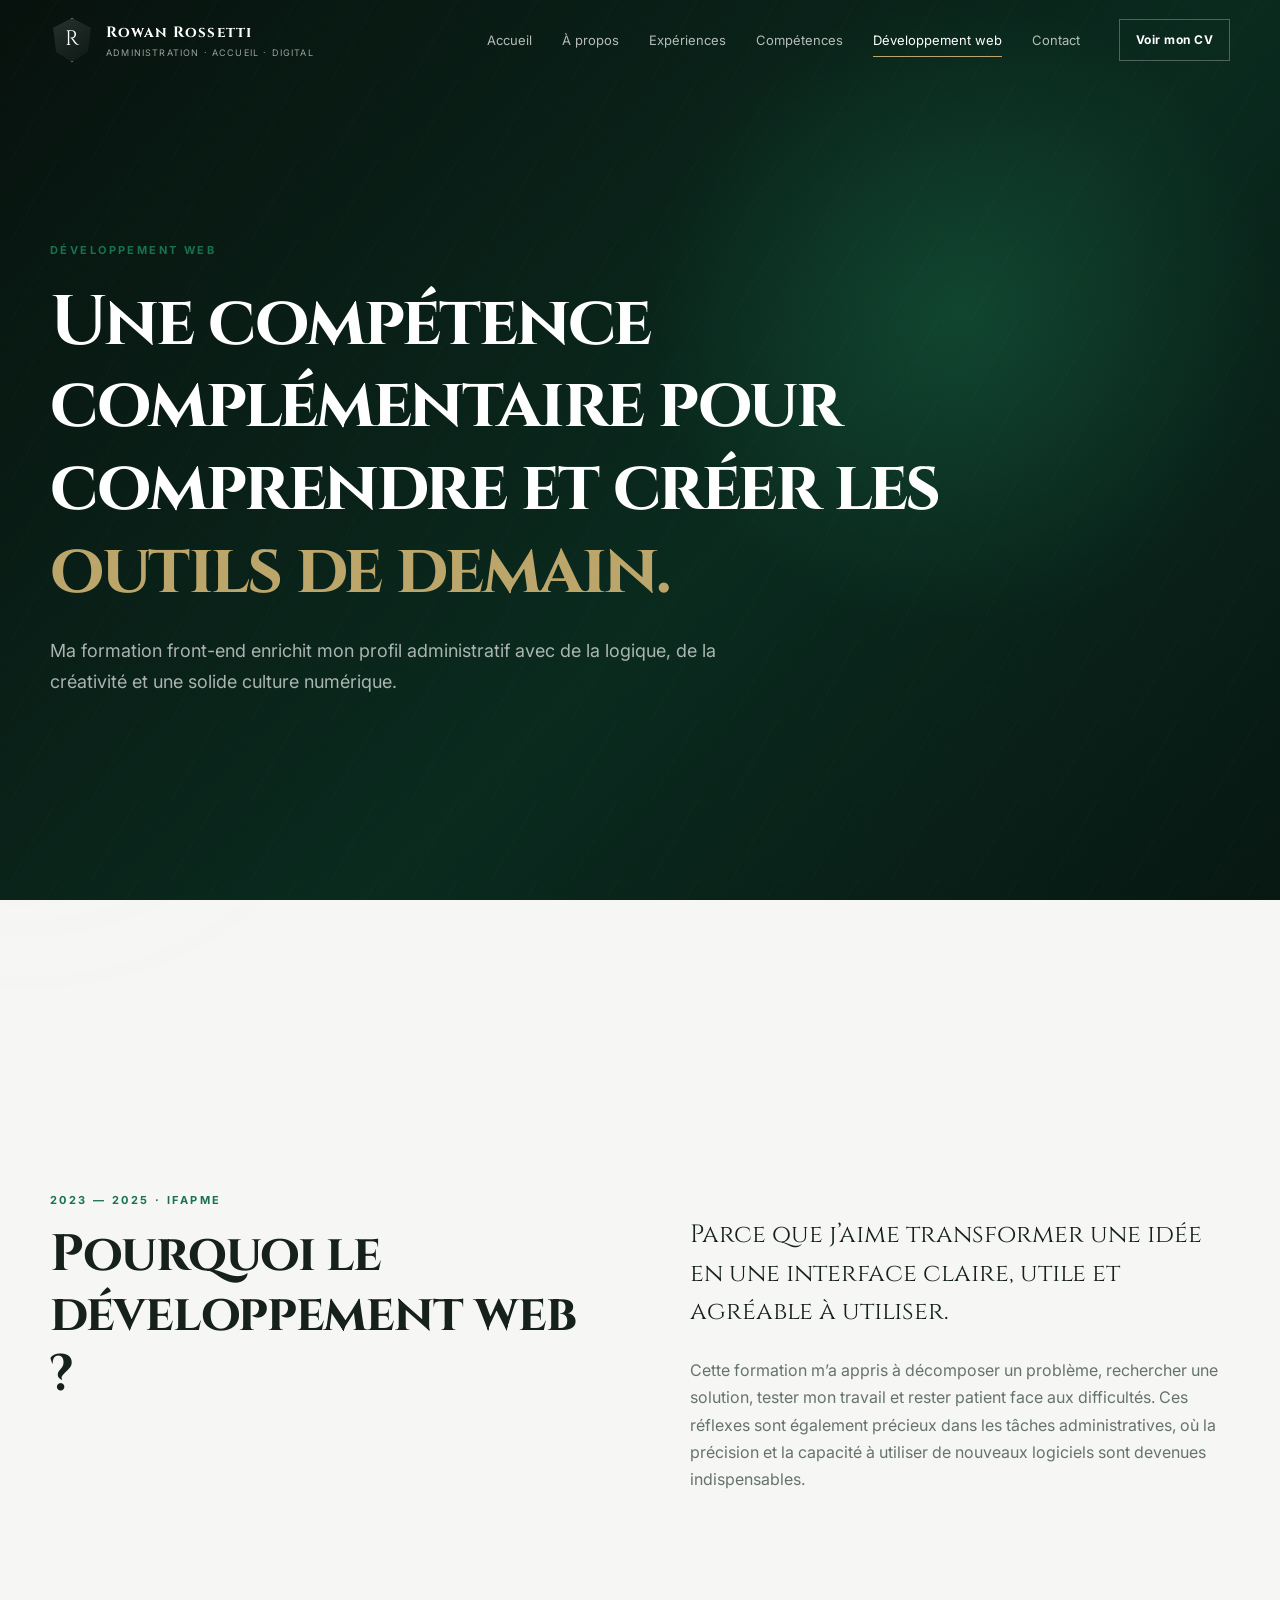
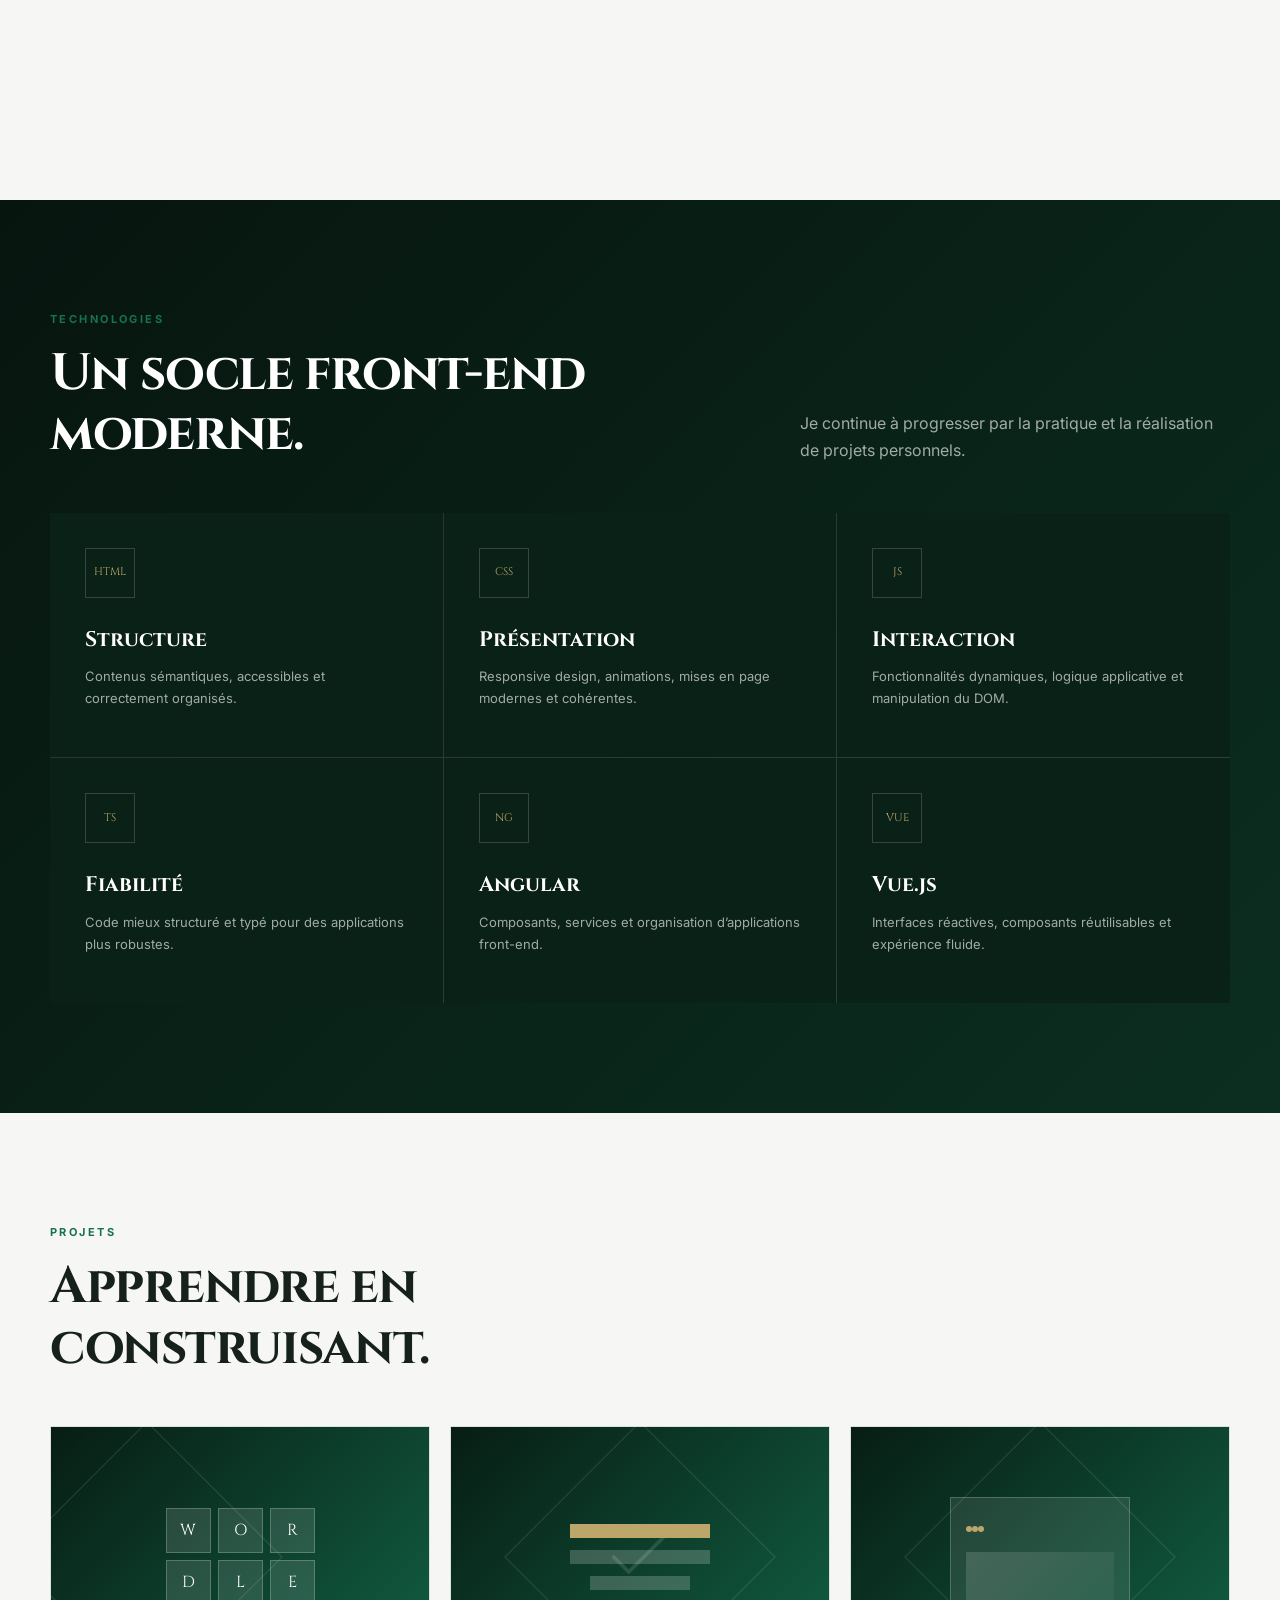
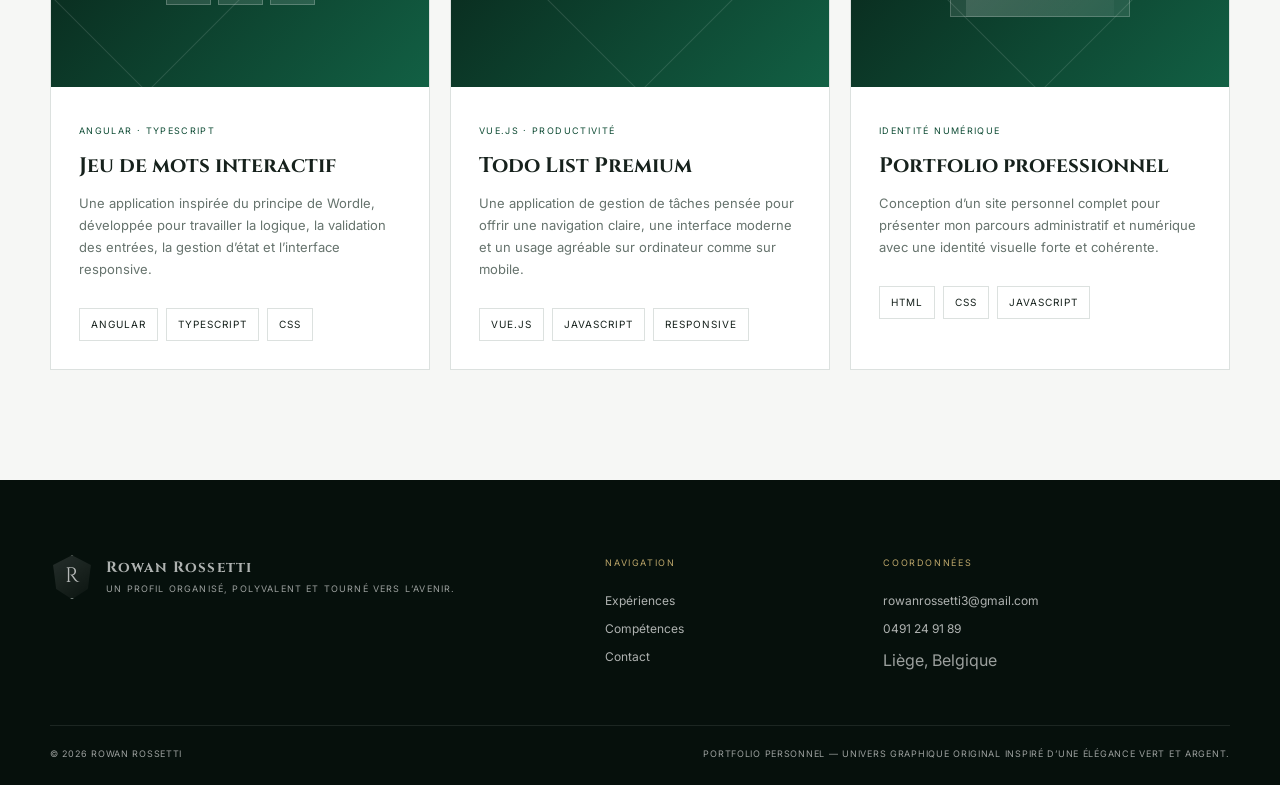
<file: pages/developpement.html>
<!doctype html>
<html lang="fr">
<head>
<meta charset="utf-8"><meta name="viewport" content="width=device-width,initial-scale=1">
<title>Développement web | Rowan Rossetti</title><meta name="description" content="Formation et projets de développement web front-end de Rowan Rossetti."><meta name="author" content="Rowan Rossetti">
<meta name="theme-color" content="#071712"><meta property="og:title" content="Développement web | Rowan Rossetti"><meta property="og:description" content="Formation et projets de développement web front-end de Rowan Rossetti."><meta property="og:type" content="website">
<link rel="preconnect" href="https://fonts.googleapis.com"><link rel="preconnect" href="https://fonts.gstatic.com" crossorigin>
<link href="https://fonts.googleapis.com/css2?family=Cinzel:wght@500;600;700;800&family=Inter:wght@400;500;600;700&display=swap" rel="stylesheet">
<link rel="stylesheet" href="../css/style.css">
</head>
<body data-page="Développement web">
<div class="ambient ambient-one"></div><div class="ambient ambient-two"></div>
<header class="site-header"><div class="container header-inner">
<a class="brand" href="../index.html" aria-label="Accueil Rowan Rossetti"><span class="brand-mark">R</span><span><strong>Rowan Rossetti</strong><small>Administration · Accueil · Digital</small></span></a>
<button class="menu-toggle" aria-expanded="false" aria-controls="main-nav"><span></span><span></span><span></span><span class="sr-only">Ouvrir le menu</span></button>
<nav id="main-nav" class="main-nav" aria-label="Navigation principale"><ul><li><a class="" href="../index.html">Accueil</a></li><li><a class="" href="../pages/about_me.html">À propos</a></li><li><a class="" href="../pages/experience.html">Expériences</a></li><li><a class="" href="../pages/skills.html">Compétences</a></li><li><a class="active" href="../pages/developpement.html">Développement web</a></li><li><a class="" href="../pages/contact.html">Contact</a></li></ul>
</nav>
<a class="header-cta" href="../assets/files/CV Rowan Rossetti.pdf" target="_blank" rel="noopener">Voir mon CV</a>
</div></header>
<main><section class="page-hero dev-hero"><div class="container"><span class="kicker">Développement web</span><h1>Une compétence complémentaire pour comprendre et créer les <em>outils de demain.</em></h1><p>Ma formation front-end enrichit mon profil administratif avec de la logique, de la créativité et une solide culture numérique.</p></div></section><section class="section"><div class="container split-section"><div class="reveal"><span class="kicker">2023 — 2025 · IFAPME</span><h2>Pourquoi le développement web ?</h2></div><div class="reveal"><p class="large-text">Parce que j’aime transformer une idée en une interface claire, utile et agréable à utiliser.</p><p>Cette formation m’a appris à décomposer un problème, rechercher une solution, tester mon travail et rester patient face aux difficultés. Ces réflexes sont également précieux dans les tâches administratives, où la précision et la capacité à utiliser de nouveaux logiciels sont devenues indispensables.</p></div></div></section><section class="section dark-panel"><div class="container"><div class="section-head reveal"><div><span class="kicker">Technologies</span><h2>Un socle front-end moderne.</h2></div><p>Je continue à progresser par la pratique et la réalisation de projets personnels.</p></div><div class="tech-grid"><article class="reveal"><span>HTML</span><h3>Structure</h3><p>Contenus sémantiques, accessibles et correctement organisés.</p></article><article class="reveal"><span>CSS</span><h3>Présentation</h3><p>Responsive design, animations, mises en page modernes et cohérentes.</p></article><article class="reveal"><span>JS</span><h3>Interaction</h3><p>Fonctionnalités dynamiques, logique applicative et manipulation du DOM.</p></article><article class="reveal"><span>TS</span><h3>Fiabilité</h3><p>Code mieux structuré et typé pour des applications plus robustes.</p></article><article class="reveal"><span>NG</span><h3>Angular</h3><p>Composants, services et organisation d’applications front-end.</p></article><article class="reveal"><span>VUE</span><h3>Vue.js</h3><p>Interfaces réactives, composants réutilisables et expérience fluide.</p></article></div></div></section><section class="section"><div class="container"><div class="section-head reveal"><div><span class="kicker">Projets</span><h2>Apprendre en construisant.</h2></div></div><div class="project-grid"><article class="project-card reveal"><div class="project-visual wordle"><span>W</span><span>O</span><span>R</span><span>D</span><span>L</span><span>E</span></div><div class="project-content"><span class="project-type">Angular · TypeScript</span><h3>Jeu de mots interactif</h3><p>Une application inspirée du principe de Wordle, développée pour travailler la logique, la validation des entrées, la gestion d’état et l’interface responsive.</p><div class="tags"><span>Angular</span><span>TypeScript</span><span>CSS</span></div></div></article><article class="project-card reveal"><div class="project-visual todo"><div class="todo-line done"></div><div class="todo-line"></div><div class="todo-line short"></div><strong><svg class="html-icon" viewBox="0 0 24 24" aria-hidden="true"><path d="m5 12 4 4 10-10"/></svg></strong></div><div class="project-content"><span class="project-type">Vue.js · Productivité</span><h3>Todo List Premium</h3><p>Une application de gestion de tâches pensée pour offrir une navigation claire, une interface moderne et un usage agréable sur ordinateur comme sur mobile.</p><div class="tags"><span>Vue.js</span><span>JavaScript</span><span>Responsive</span></div></div></article><article class="project-card reveal"><div class="project-visual portfolio-v"><div class="mini-window"><i></i><i></i><i></i><div></div></div></div><div class="project-content"><span class="project-type">Identité numérique</span><h3>Portfolio professionnel</h3><p>Conception d’un site personnel complet pour présenter mon parcours administratif et numérique avec une identité visuelle forte et cohérente.</p><div class="tags"><span>HTML</span><span>CSS</span><span>JavaScript</span></div></div></article></div></div></section></main>
<footer class="site-footer"><div class="container footer-grid"><div><a class="brand footer-brand" href="../index.html"><span class="brand-mark">R</span><span><strong>Rowan Rossetti</strong><small>Un profil organisé, polyvalent et tourné vers l’avenir.</small></span></a></div><div><span class="footer-label">Navigation</span><a href="../pages/experience.html">Expériences</a><a href="../pages/skills.html">Compétences</a><a href="../pages/contact.html">Contact</a></div><div><span class="footer-label">Coordonnées</span><a href="mailto:rowanrossetti3@gmail.com">rowanrossetti3@gmail.com</a><a href="tel:+32491249189">0491 24 91 89</a><span>Liège, Belgique</span></div></div><div class="container footer-bottom"><span>© <span id="year"></span> Rowan Rossetti</span><span>Portfolio personnel — univers graphique original inspiré d’une élégance vert et argent.</span></div></footer>
<script src="../javascript/script.js"></script>

</body></html>
</file>
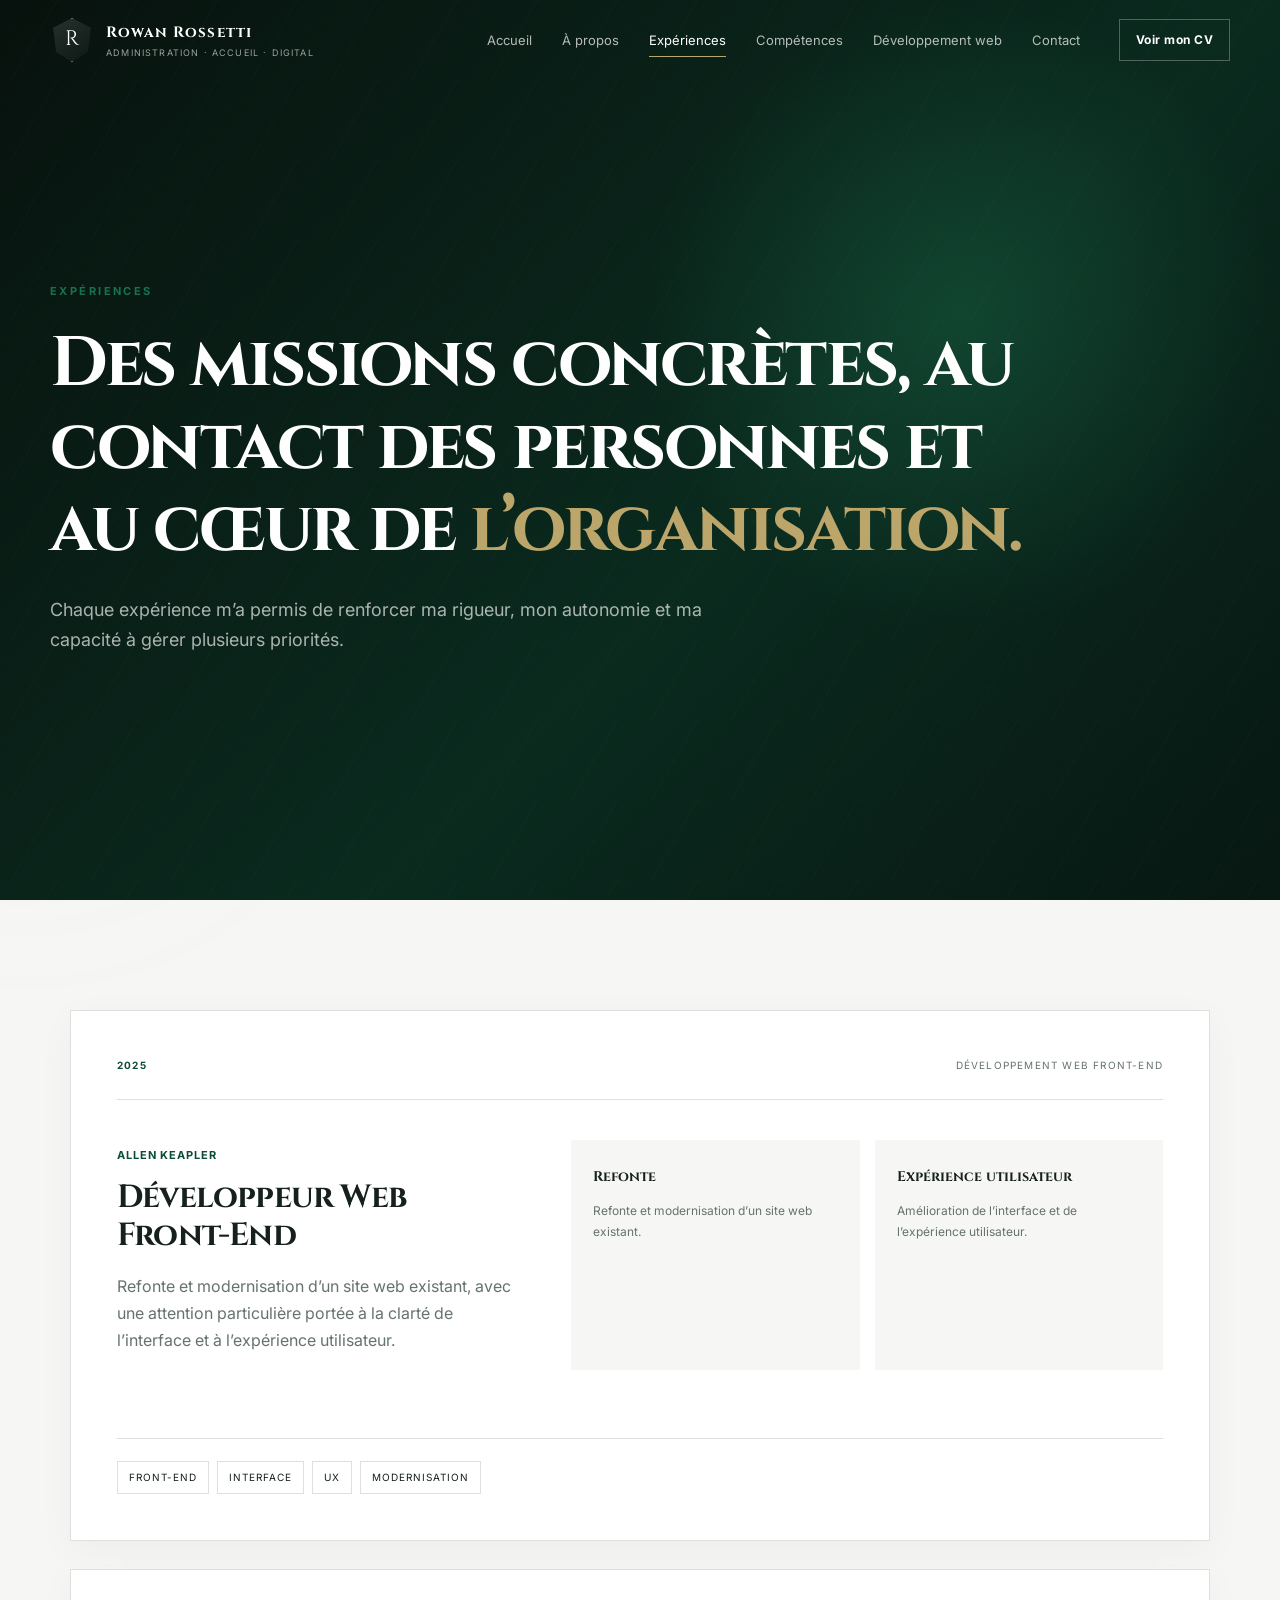
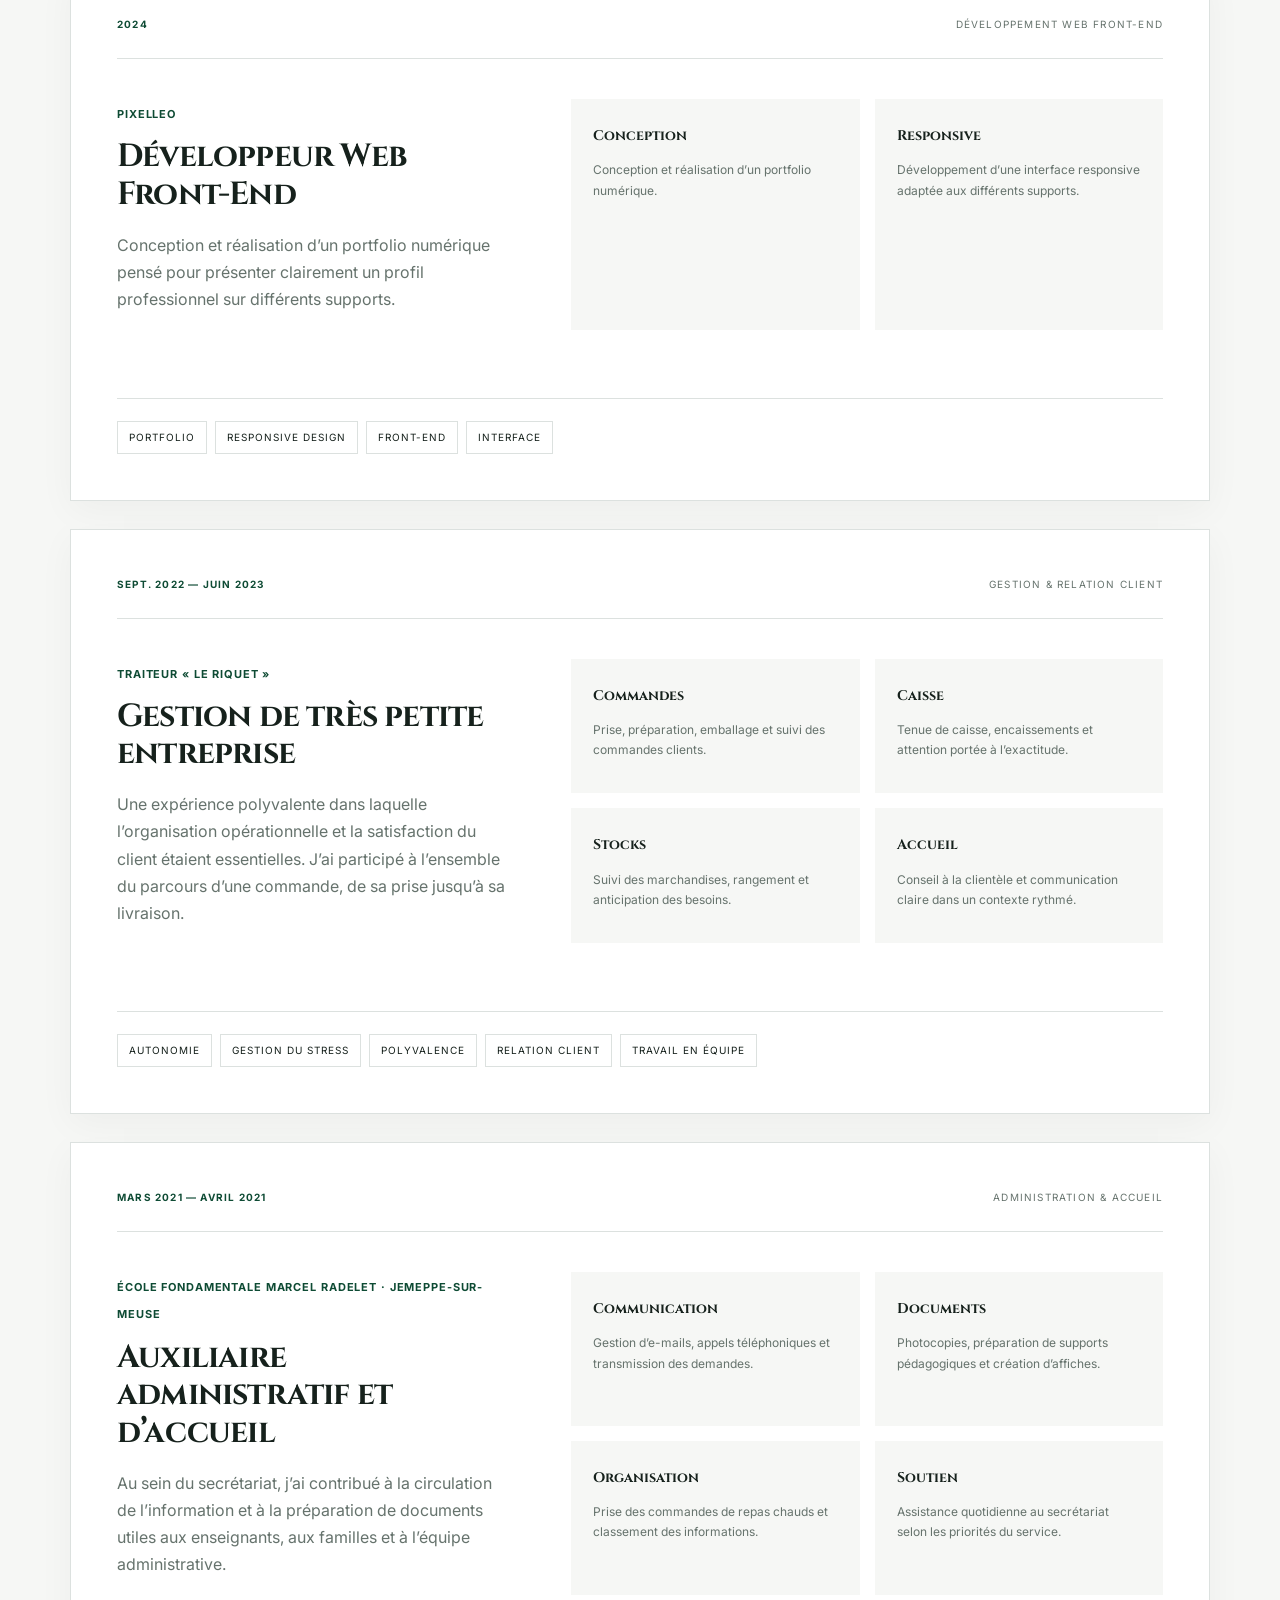
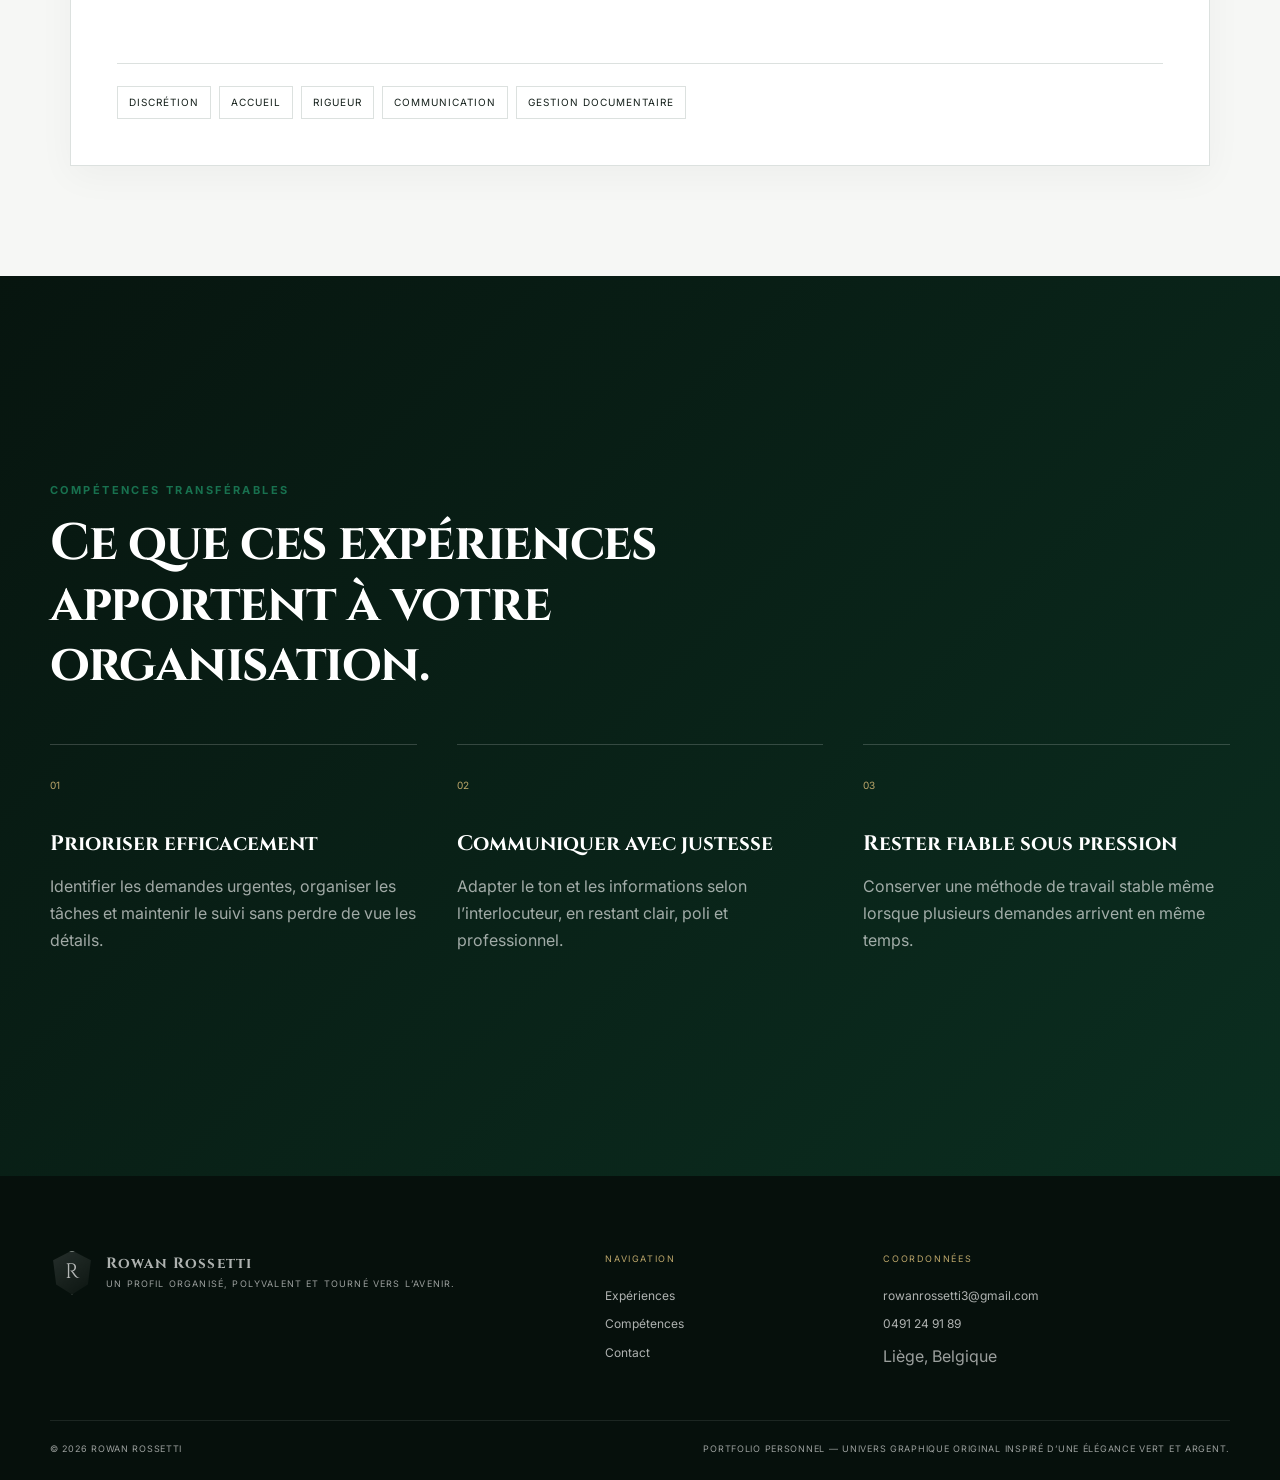
<file: pages/experience.html>
<!doctype html>
<html lang="fr">
<head>
<meta charset="utf-8"><meta name="viewport" content="width=device-width,initial-scale=1">
<title>Expériences | Rowan Rossetti</title><meta name="description" content="Expériences administratives, d’accueil et de gestion de Rowan Rossetti."><meta name="author" content="Rowan Rossetti">
<meta name="theme-color" content="#071712"><meta property="og:title" content="Expériences | Rowan Rossetti"><meta property="og:description" content="Expériences administratives, d’accueil et de gestion de Rowan Rossetti."><meta property="og:type" content="website">
<link rel="preconnect" href="https://fonts.googleapis.com"><link rel="preconnect" href="https://fonts.gstatic.com" crossorigin>
<link href="https://fonts.googleapis.com/css2?family=Cinzel:wght@500;600;700;800&family=Inter:wght@400;500;600;700&display=swap" rel="stylesheet">
<link rel="stylesheet" href="../css/style.css">
</head>
<body data-page="Expériences">
<div class="ambient ambient-one"></div><div class="ambient ambient-two"></div>
<header class="site-header"><div class="container header-inner">
<a class="brand" href="../index.html" aria-label="Accueil Rowan Rossetti"><span class="brand-mark">R</span><span><strong>Rowan Rossetti</strong><small>Administration · Accueil · Digital</small></span></a>
<button class="menu-toggle" aria-expanded="false" aria-controls="main-nav"><span></span><span></span><span></span><span class="sr-only">Ouvrir le menu</span></button>
<nav id="main-nav" class="main-nav" aria-label="Navigation principale"><ul><li><a class="" href="../index.html">Accueil</a></li><li><a class="" href="../pages/about_me.html">À propos</a></li><li><a class="active" href="../pages/experience.html">Expériences</a></li><li><a class="" href="../pages/skills.html">Compétences</a></li><li><a class="" href="../pages/developpement.html">Développement web</a></li><li><a class="" href="../pages/contact.html">Contact</a></li></ul>
</nav>
<a class="header-cta" href="../assets/files/CV Rowan Rossetti.pdf" target="_blank" rel="noopener">Voir mon CV</a>
</div></header>
<main><section class="page-hero"><div class="container"><span class="kicker">Expériences</span><h1>Des missions concrètes, au contact des personnes et au cœur de <em>l’organisation.</em></h1><p>Chaque expérience m’a permis de renforcer ma rigueur, mon autonomie et ma capacité à gérer plusieurs priorités.</p></div></section><section class="section"><div class="container experience-stack"><div class="container experience-stack"><article class="experience-card reveal"><div class="experience-meta"><span class="date">2025</span><span class="type">Développement web front-end</span></div><div class="experience-main"><div><span class="company">Allen Keapler</span><h2>Développeur Web Front-End</h2><p>Refonte et modernisation d’un site web existant, avec une attention particulière portée à la clarté de l’interface et à l’expérience utilisateur.</p></div><div class="mission-grid"><div><strong>Refonte</strong><p>Refonte et modernisation d’un site web existant.</p></div><div><strong>Expérience utilisateur</strong><p>Amélioration de l’interface et de l’expérience utilisateur.</p></div></div></div><div class="skills-earned"><span>Front-end</span><span>Interface</span><span>UX</span><span>Modernisation</span></div></article><article class="experience-card reveal"><div class="experience-meta"><span class="date">2024</span><span class="type">Développement web front-end</span></div><div class="experience-main"><div><span class="company">Pixelleo</span><h2>Développeur Web Front-End</h2><p>Conception et réalisation d’un portfolio numérique pensé pour présenter clairement un profil professionnel sur différents supports.</p></div><div class="mission-grid"><div><strong>Conception</strong><p>Conception et réalisation d’un portfolio numérique.</p></div><div><strong>Responsive</strong><p>Développement d’une interface responsive adaptée aux différents supports.</p></div></div></div><div class="skills-earned"><span>Portfolio</span><span>Responsive design</span><span>Front-end</span><span>Interface</span></div></article><article class="experience-card reveal"><div class="experience-meta"><span class="date">Sept. 2022 — Juin 2023</span><span class="type">Gestion & relation client</span></div><div class="experience-main"><div><span class="company">Traiteur « Le Riquet »</span><h2>Gestion de très petite entreprise</h2><p>Une expérience polyvalente dans laquelle l’organisation opérationnelle et la satisfaction du client étaient essentielles. J’ai participé à l’ensemble du parcours d’une commande, de sa prise jusqu’à sa livraison.</p></div><div class="mission-grid"><div><strong>Commandes</strong><p>Prise, préparation, emballage et suivi des commandes clients.</p></div><div><strong>Caisse</strong><p>Tenue de caisse, encaissements et attention portée à l’exactitude.</p></div><div><strong>Stocks</strong><p>Suivi des marchandises, rangement et anticipation des besoins.</p></div><div><strong>Accueil</strong><p>Conseil à la clientèle et communication claire dans un contexte rythmé.</p></div></div></div><div class="skills-earned"><span>Autonomie</span><span>Gestion du stress</span><span>Polyvalence</span><span>Relation client</span><span>Travail en équipe</span></div></article><article class="experience-card reveal"><div class="experience-meta"><span class="date">Mars 2021 — Avril 2021</span><span class="type">Administration & accueil</span></div><div class="experience-main"><div><span class="company">École fondamentale Marcel Radelet · Jemeppe-sur-Meuse</span><h2>Auxiliaire administratif et d’accueil</h2><p>Au sein du secrétariat, j’ai contribué à la circulation de l’information et à la préparation de documents utiles aux enseignants, aux familles et à l’équipe administrative.</p></div><div class="mission-grid"><div><strong>Communication</strong><p>Gestion d’e-mails, appels téléphoniques et transmission des demandes.</p></div><div><strong>Documents</strong><p>Photocopies, préparation de supports pédagogiques et création d’affiches.</p></div><div><strong>Organisation</strong><p>Prise des commandes de repas chauds et classement des informations.</p></div><div><strong>Soutien</strong><p>Assistance quotidienne au secrétariat selon les priorités du service.</p></div></div></div><div class="skills-earned"><span>Discrétion</span><span>Accueil</span><span>Rigueur</span><span>Communication</span><span>Gestion documentaire</span></div></article></div></section><section class="section dark-panel"><div class="container"><div class="section-head reveal"><div><span class="kicker">Compétences transférables</span><h2>Ce que ces expériences apportent à votre organisation.</h2></div></div><div class="benefit-grid"><article class="reveal"><span>01</span><h3>Prioriser efficacement</h3><p>Identifier les demandes urgentes, organiser les tâches et maintenir le suivi sans perdre de vue les détails.</p></article><article class="reveal"><span>02</span><h3>Communiquer avec justesse</h3><p>Adapter le ton et les informations selon l’interlocuteur, en restant clair, poli et professionnel.</p></article><article class="reveal"><span>03</span><h3>Rester fiable sous pression</h3><p>Conserver une méthode de travail stable même lorsque plusieurs demandes arrivent en même temps.</p></article></div></div></section></main>
<footer class="site-footer"><div class="container footer-grid"><div><a class="brand footer-brand" href="../index.html"><span class="brand-mark">R</span><span><strong>Rowan Rossetti</strong><small>Un profil organisé, polyvalent et tourné vers l’avenir.</small></span></a></div><div><span class="footer-label">Navigation</span><a href="../pages/experience.html">Expériences</a><a href="../pages/skills.html">Compétences</a><a href="../pages/contact.html">Contact</a></div><div><span class="footer-label">Coordonnées</span><a href="mailto:rowanrossetti3@gmail.com">rowanrossetti3@gmail.com</a><a href="tel:+32491249189">0491 24 91 89</a><span>Liège, Belgique</span></div></div><div class="container footer-bottom"><span>© <span id="year"></span> Rowan Rossetti</span><span>Portfolio personnel — univers graphique original inspiré d’une élégance vert et argent.</span></div></footer>
<script src="../javascript/script.js"></script>

</body></html>
</file>
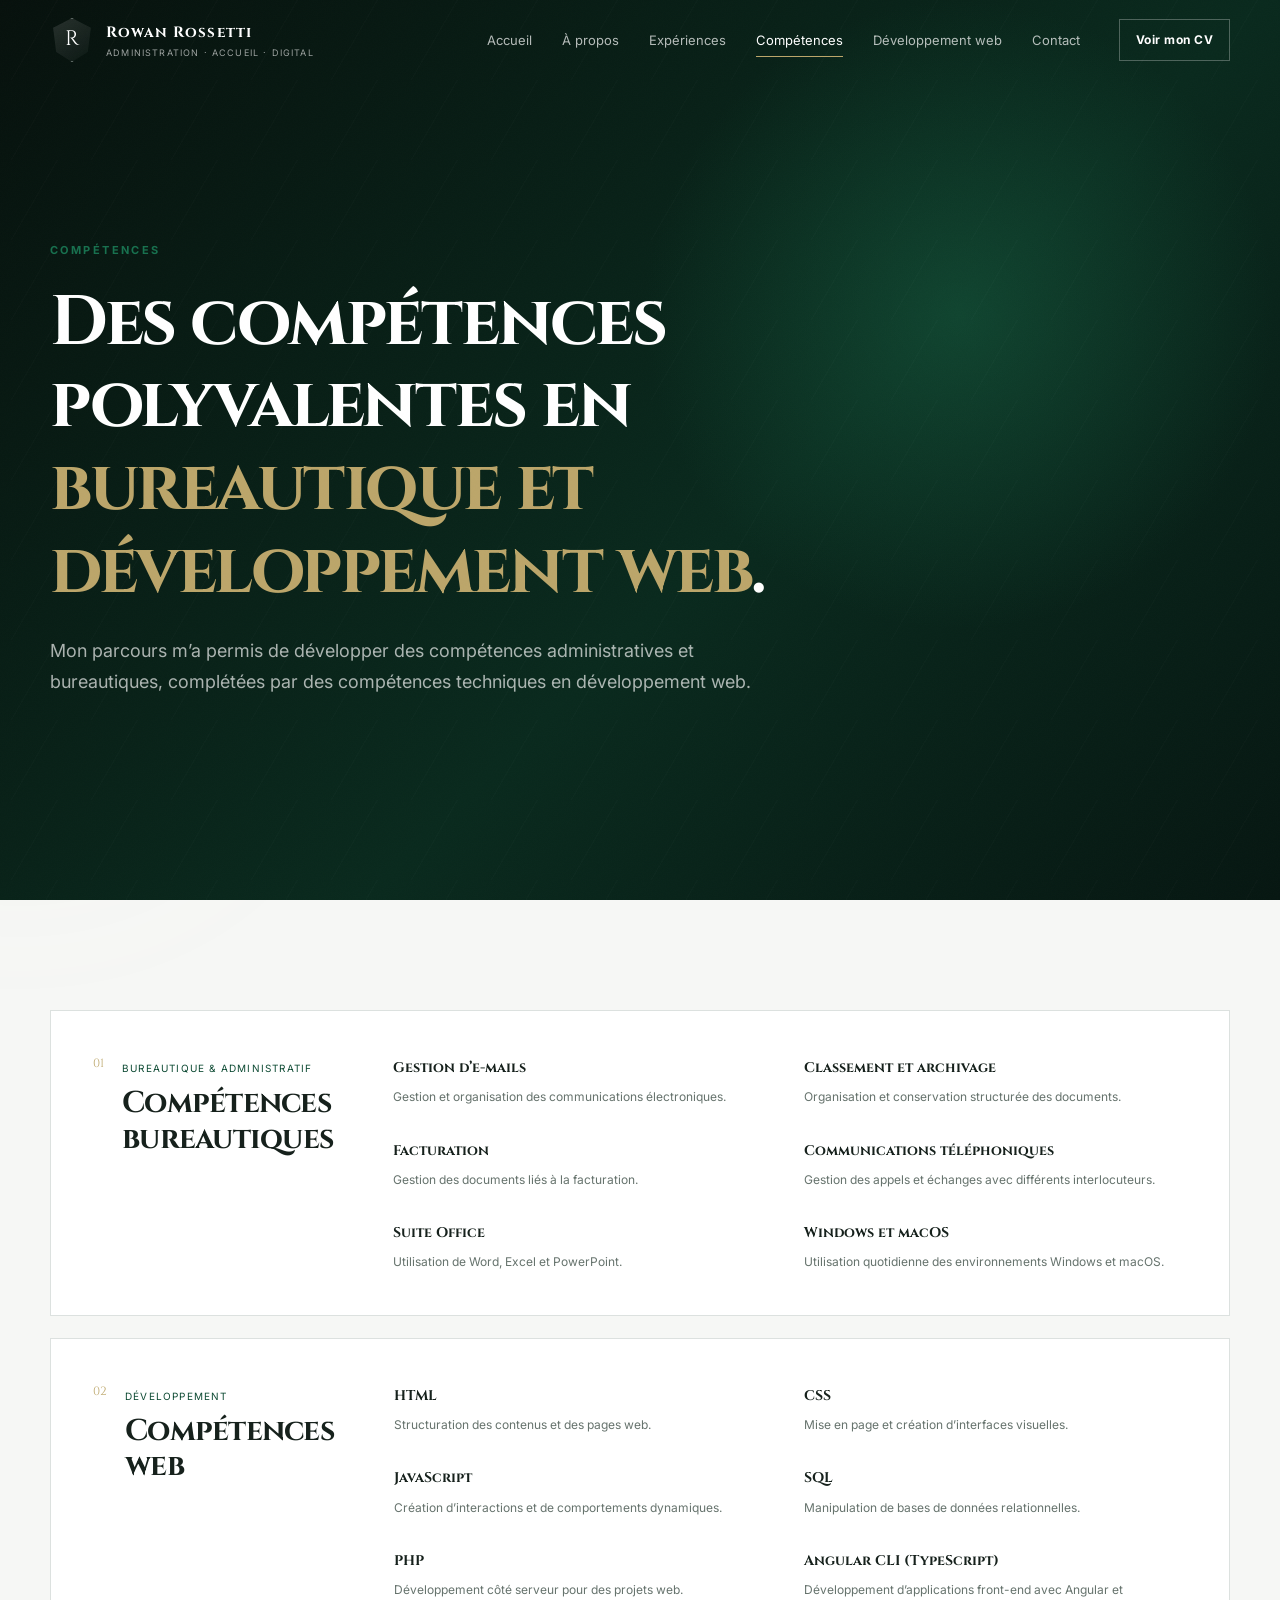
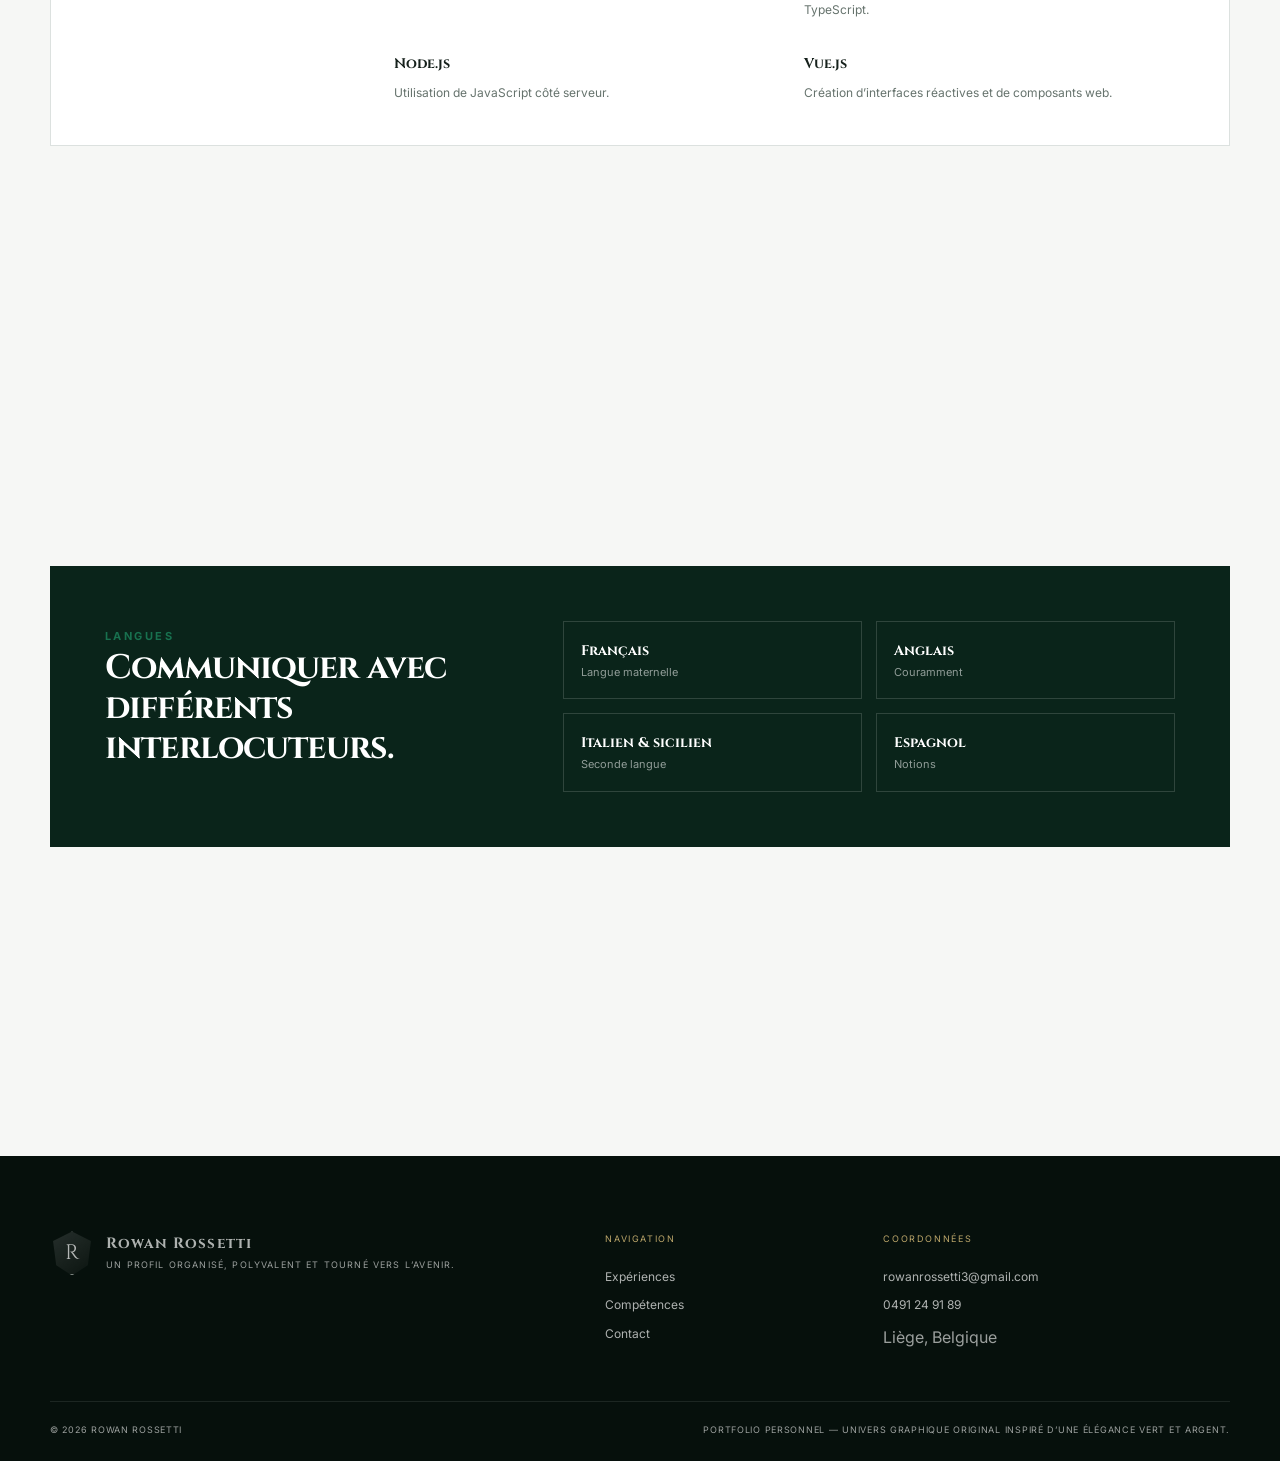
<file: pages/skills.html>
<!doctype html>
<html lang="fr">
<head>
<meta charset="utf-8"><meta name="viewport" content="width=device-width,initial-scale=1">
<title>Compétences | Rowan Rossetti</title><meta name="description" content="Compétences administratives, relationnelles, bureautiques et linguistiques."><meta name="author" content="Rowan Rossetti">
<meta name="theme-color" content="#071712"><meta property="og:title" content="Compétences | Rowan Rossetti"><meta property="og:description" content="Compétences administratives, relationnelles, bureautiques et linguistiques."><meta property="og:type" content="website">
<link rel="preconnect" href="https://fonts.googleapis.com"><link rel="preconnect" href="https://fonts.gstatic.com" crossorigin>
<link href="https://fonts.googleapis.com/css2?family=Cinzel:wght@500;600;700;800&family=Inter:wght@400;500;600;700&display=swap" rel="stylesheet">
<link rel="stylesheet" href="../css/style.css">
</head>
<body data-page="Compétences">
<div class="ambient ambient-one"></div><div class="ambient ambient-two"></div>
<header class="site-header"><div class="container header-inner">
<a class="brand" href="../index.html" aria-label="Accueil Rowan Rossetti"><span class="brand-mark">R</span><span><strong>Rowan Rossetti</strong><small>Administration · Accueil · Digital</small></span></a>
<button class="menu-toggle" aria-expanded="false" aria-controls="main-nav"><span></span><span></span><span></span><span class="sr-only">Ouvrir le menu</span></button>
<nav id="main-nav" class="main-nav" aria-label="Navigation principale"><ul><li><a class="" href="../index.html">Accueil</a></li><li><a class="" href="../pages/about_me.html">À propos</a></li><li><a class="" href="../pages/experience.html">Expériences</a></li><li><a class="active" href="../pages/skills.html">Compétences</a></li><li><a class="" href="../pages/developpement.html">Développement web</a></li><li><a class="" href="../pages/contact.html">Contact</a></li></ul>
</nav>
<a class="header-cta" href="../assets/files/CV Rowan Rossetti.pdf" target="_blank" rel="noopener">Voir mon CV</a>
</div></header>
<main><section class="page-hero"><div class="container"><span class="kicker">Compétences</span><h1>Des compétences polyvalentes en <em>bureautique et développement web</em>.</h1><p>Mon parcours m’a permis de développer des compétences administratives et bureautiques, complétées par des compétences techniques en développement web.</p></div></section><section class="section"><div class="container skill-categories"><article class="skill-category reveal"><div class="category-head"><span>01</span><div><small>Bureautique & administratif</small><h2>Compétences bureautiques</h2></div></div><div class="skill-list"><div><strong>Gestion d’e-mails</strong><p>Gestion et organisation des communications électroniques.</p></div><div><strong>Classement et archivage</strong><p>Organisation et conservation structurée des documents.</p></div><div><strong>Facturation</strong><p>Gestion des documents liés à la facturation.</p></div><div><strong>Communications téléphoniques</strong><p>Gestion des appels et échanges avec différents interlocuteurs.</p></div><div><strong>Suite Office</strong><p>Utilisation de Word, Excel et PowerPoint.</p></div><div><strong>Windows et macOS</strong><p>Utilisation quotidienne des environnements Windows et macOS.</p></div></div></article><article class="skill-category reveal"><div class="category-head"><span>02</span><div><small>Développement</small><h2>Compétences web</h2></div></div><div class="skill-list"><div><strong>HTML</strong><p>Structuration des contenus et des pages web.</p></div><div><strong>CSS</strong><p>Mise en page et création d’interfaces visuelles.</p></div><div><strong>JavaScript</strong><p>Création d’interactions et de comportements dynamiques.</p></div><div><strong>SQL</strong><p>Manipulation de bases de données relationnelles.</p></div><div><strong>PHP</strong><p>Développement côté serveur pour des projets web.</p></div><div><strong>Angular CLI (TypeScript)</strong><p>Développement d’applications front-end avec Angular et TypeScript.</p></div><div><strong>Node.js</strong><p>Utilisation de JavaScript côté serveur.</p></div><div><strong>Vue.js</strong><p>Création d’interfaces réactives et de composants web.</p></div></div></article></div></section><section class="section"><div class="container language-panel reveal"><div><span class="kicker">Langues</span><h2>Communiquer avec différents interlocuteurs.</h2></div><div class="language-list"><div><strong>Français</strong><span>Langue maternelle</span></div><div><strong>Anglais</strong><span>Couramment</span></div><div><strong>Italien & sicilien</strong><span>Seconde langue</span></div><div><strong>Espagnol</strong><span>Notions</span></div></div></div></section></main>
<footer class="site-footer"><div class="container footer-grid"><div><a class="brand footer-brand" href="../index.html"><span class="brand-mark">R</span><span><strong>Rowan Rossetti</strong><small>Un profil organisé, polyvalent et tourné vers l’avenir.</small></span></a></div><div><span class="footer-label">Navigation</span><a href="../pages/experience.html">Expériences</a><a href="../pages/skills.html">Compétences</a><a href="../pages/contact.html">Contact</a></div><div><span class="footer-label">Coordonnées</span><a href="mailto:rowanrossetti3@gmail.com">rowanrossetti3@gmail.com</a><a href="tel:+32491249189">0491 24 91 89</a><span>Liège, Belgique</span></div></div><div class="container footer-bottom"><span>© <span id="year"></span> Rowan Rossetti</span><span>Portfolio personnel — univers graphique original inspiré d’une élégance vert et argent.</span></div></footer>
<script src="../javascript/script.js"></script>

</body></html>
</file>
<file: css/style.css>
:root{--ink:#07110d;--forest:#0a241a;--emerald:#0e4b34;--emerald-2:#18714f;--silver:#c7d0cb;--mist:#edf1ef;--paper:#f6f7f5;--white:#fff;--gold:#bca66a;--text:#16211c;--muted:#66736d;--line:rgba(11,45,32,.14);--shadow:0 24px 70px rgba(5,24,17,.14);--serif:'Cinzel',serif;--sans:'Inter',sans-serif}
*{box-sizing:border-box}html{scroll-behavior:smooth}body{margin:0;background:var(--paper);color:var(--text);font-family:var(--sans);line-height:1.7;overflow-x:hidden}body:before{content:"";position:fixed;inset:0;pointer-events:none;opacity:.035;background-image:url("data:image/svg+xml,%3Csvg xmlns='http://www.w3.org/2000/svg' width='80' height='80'%3E%3Cfilter id='n'%3E%3CfeTurbulence type='fractalNoise' baseFrequency='.8' numOctaves='3' stitchTiles='stitch'/%3E%3C/filter%3E%3Crect width='100%25' height='100%25' filter='url(%23n)' opacity='.45'/%3E%3C/svg%3E");z-index:1000}.container{width:min(1180px,calc(100% - 40px));margin:auto}.sr-only{position:absolute;width:1px;height:1px;padding:0;margin:-1px;overflow:hidden;clip:rect(0,0,0,0);white-space:nowrap;border:0}.ambient{position:fixed;border-radius:50%;filter:blur(110px);pointer-events:none;z-index:-1}.ambient-one{width:420px;height:420px;background:rgba(31,111,79,.11);top:14%;right:-180px}.ambient-two{width:360px;height:360px;background:rgba(188,166,106,.08);bottom:10%;left:-160px}.site-header{position:fixed;top:0;left:0;right:0;z-index:100;padding:18px 0;transition:.35s}.site-header.scrolled{background:rgba(7,23,18,.93);backdrop-filter:blur(18px);padding:10px 0;border-bottom:1px solid rgba(255,255,255,.08)}.header-inner{display:flex;align-items:center;gap:28px}.brand{display:flex;align-items:center;gap:12px;color:white;text-decoration:none;min-width:max-content}.brand-mark{width:44px;height:44px;border:1px solid rgba(199,208,203,.55);display:grid;place-items:center;font-family:var(--serif);font-size:21px;background:linear-gradient(145deg,rgba(255,255,255,.13),rgba(255,255,255,.02));clip-path:polygon(50% 0,93% 22%,86% 77%,50% 100%,14% 77%,7% 22%)}.brand strong{display:block;font-family:var(--serif);font-size:15px;letter-spacing:.07em}.brand small{display:block;font-size:9px;letter-spacing:.13em;text-transform:uppercase;color:rgba(255,255,255,.6)}.main-nav{margin-left:auto}.main-nav ul{list-style:none;display:flex;align-items:center;gap:8px;margin:0;padding:0}.main-nav a{color:rgba(255,255,255,.7);text-decoration:none;font-size:13px;padding:9px 11px;position:relative}.main-nav a:after{content:"";position:absolute;left:11px;right:11px;bottom:3px;height:1px;background:var(--gold);transform:scaleX(0);transition:.3s}.main-nav a:hover,.main-nav a.active{color:white}.main-nav a:hover:after,.main-nav a.active:after{transform:scaleX(1)}.header-cta{color:white;text-decoration:none;border:1px solid rgba(255,255,255,.28);padding:10px 16px;font-size:12px;font-weight:700;letter-spacing:.04em;transition:.3s}.header-cta:hover{background:white;color:var(--forest)}.menu-toggle{display:none;background:none;border:0;padding:8px}.menu-toggle span:not(.sr-only){display:block;width:24px;height:1px;background:white;margin:6px 0;transition:.3s}
.hero,.page-hero{background:radial-gradient(circle at 75% 35%,rgba(28,113,78,.38),transparent 28%),linear-gradient(135deg,#07110d,#0a2a1e 58%,#071712);color:white;position:relative;overflow:hidden}.hero:after,.page-hero:after{content:"";position:absolute;inset:0;background:linear-gradient(120deg,transparent 45%,rgba(255,255,255,.025) 45%,rgba(255,255,255,.025) 46%,transparent 46%);background-size:80px 80px;opacity:.6}.hero-home{min-height:850px;padding:160px 0 80px;display:flex;align-items:center}.hero-layout{display:grid;grid-template-columns:1.15fr .85fr;gap:80px;align-items:center;position:relative;z-index:1}.eyebrow,.kicker{font-size:11px;text-transform:uppercase;letter-spacing:.22em;font-weight:700;color:var(--emerald-2)}.eyebrow{color:var(--silver);display:flex;align-items:center;gap:12px}.eyebrow span{width:36px;height:1px;background:var(--gold)}h1,h2,h3{font-family:var(--serif);margin:0;line-height:1.18}h1{font-size:clamp(46px,6vw,78px);letter-spacing:-.035em;margin:20px 0 24px}h1 em,h2 em{font-style:normal;color:var(--gold)}h2{font-size:clamp(34px,4vw,52px);letter-spacing:-.025em}h3{font-size:21px}.lead{font-size:18px;line-height:1.8;color:rgba(255,255,255,.72);max-width:690px}.hero-actions{display:flex;gap:14px;flex-wrap:wrap;margin-top:34px}.btn{display:inline-flex;align-items:center;justify-content:center;gap:14px;text-decoration:none;padding:15px 22px;font-size:13px;font-weight:700;transition:.3s;border:1px solid transparent}.btn-primary{background:linear-gradient(135deg,var(--emerald),var(--emerald-2));color:white;box-shadow:0 14px 38px rgba(8,73,49,.3)}.btn-primary:hover{transform:translateY(-3px);box-shadow:0 20px 48px rgba(8,73,49,.4)}.btn-ghost{border-color:rgba(255,255,255,.25);color:white}.btn-ghost:hover{background:white;color:var(--forest)}.btn-light{background:white;color:var(--forest)}.hero-proof{display:flex;gap:28px;margin-top:50px;padding-top:25px;border-top:1px solid rgba(255,255,255,.12)}.hero-proof div{display:flex;flex-direction:column}.hero-proof strong{font-family:var(--serif);font-size:18px;color:white}.hero-proof span{font-size:11px;color:rgba(255,255,255,.52)}.hero-art{position:relative;min-height:560px;display:grid;place-items:center}.portrait-frame{position:relative;width:330px;padding:16px;background:linear-gradient(145deg,rgba(255,255,255,.17),rgba(255,255,255,.02));border:1px solid rgba(199,208,203,.34);box-shadow:0 40px 100px rgba(0,0,0,.45)}.portrait-frame:before,.portrait-frame:after{content:"";position:absolute;width:70px;height:70px;border-color:var(--gold);opacity:.7}.portrait-frame:before{left:-12px;top:-12px;border-left:1px solid;border-top:1px solid}.portrait-frame:after{right:-12px;bottom:-12px;border-right:1px solid;border-bottom:1px solid}.portrait-frame img{display:block;width:100%;height:400px;object-fit:cover;object-position:center top;filter:saturate(.75) contrast(1.05)}.crest{position:absolute;z-index:2;right:-27px;top:32px;width:64px;height:72px;display:grid;place-items:center;background:var(--gold);color:var(--forest);font-family:var(--serif);font-weight:800;clip-path:polygon(50% 0,93% 22%,86% 77%,50% 100%,14% 77%,7% 22%)}.portrait-caption{position:absolute;left:-30px;bottom:28px;background:rgba(7,23,18,.94);border:1px solid rgba(255,255,255,.13);padding:14px 20px;min-width:220px}.portrait-caption span{display:block;color:var(--gold);font-size:10px;letter-spacing:.18em;text-transform:uppercase}.portrait-caption strong{font-family:var(--serif);font-size:15px}.orbit-card{position:absolute;color:rgba(255,255,255,.74);font-size:10px;text-transform:uppercase;letter-spacing:.18em;padding:8px 12px;border:1px solid rgba(255,255,255,.15);background:rgba(7,23,18,.65);backdrop-filter:blur(10px)}.orbit-one{top:40px;left:0}.orbit-two{right:-10px;top:48%}.orbit-three{bottom:5px;left:22%}.scroll-hint{position:absolute;z-index:2;bottom:28px;left:50%;transform:translateX(-50%);font-size:9px;letter-spacing:.2em;text-transform:uppercase;color:rgba(255,255,255,.45)}.scroll-hint span{display:block;text-align:center;font-size:18px;animation:bounce 1.8s infinite}@keyframes bounce{50%{transform:translateY(5px)}}.trust-strip{background:#0b1d16;color:rgba(255,255,255,.68);border-top:1px solid rgba(255,255,255,.08)}.trust-strip .container{min-height:82px;display:flex;align-items:center;justify-content:space-between;gap:20px;text-transform:uppercase;font-size:10px;letter-spacing:.17em}.trust-strip i{width:4px;height:4px;border-radius:50%;background:var(--gold)}
.section{padding:110px 0}.section-head{display:flex;justify-content:space-between;align-items:end;gap:60px;margin-bottom:48px}.section-head>div{max-width:700px}.section-head p{max-width:430px;color:var(--muted);margin:0}.section-head .kicker,.story-copy .kicker,.split-section .kicker,.contact-intro .kicker{display:block;margin-bottom:15px}.feature-grid{display:grid;grid-template-columns:repeat(3,1fr);gap:18px}.feature-card{background:white;border:1px solid var(--line);padding:34px;position:relative;min-height:360px;transition:.35s;box-shadow:0 8px 30px rgba(7,33,23,.04)}.feature-card:hover{transform:translateY(-8px);box-shadow:var(--shadow);border-color:rgba(24,113,79,.35)}.feature-card .number{position:absolute;right:25px;top:22px;font-family:var(--serif);color:#cfd7d2;font-size:12px}.icon-box{width:55px;height:55px;display:grid;place-items:center;background:var(--mist);color:var(--emerald);font-size:27px;margin-bottom:45px}.feature-card h3{margin-bottom:15px}.feature-card p{color:var(--muted);font-size:14px}.feature-card a,.text-link{color:var(--emerald);font-size:12px;font-weight:700;text-decoration:none}.dark-panel{background:linear-gradient(135deg,#07150f,#0b2e20);color:white;position:relative}.dark-panel h2,.dark-panel h3{color:white}.dark-panel p{color:rgba(255,255,255,.62)}.large-text{font-family:var(--serif);font-size:25px;line-height:1.55;color:var(--text)}.dark-panel .large-text{color:white}.split-section{display:grid;grid-template-columns:1fr 1fr;gap:100px;align-items:start}.split-section p:not(.large-text){color:var(--muted)}.dark-panel .split-section p:not(.large-text){color:rgba(255,255,255,.6)}.principles{display:grid;grid-template-columns:1fr 1fr;border-top:1px solid rgba(255,255,255,.15);border-left:1px solid rgba(255,255,255,.15)}.principles div{padding:28px;border-right:1px solid rgba(255,255,255,.15);border-bottom:1px solid rgba(255,255,255,.15)}.principles span,.benefit-grid span{color:var(--gold);font-size:10px}.principles h3{font-size:17px;margin:8px 0}.principles p{font-size:13px;margin:0}.timeline-preview article{display:grid;grid-template-columns:190px 1fr;gap:30px;padding:34px 0;border-top:1px solid var(--line)}.timeline-preview article:last-child{border-bottom:1px solid var(--line)}.year{font-family:var(--serif);color:var(--emerald);font-size:13px}.timeline-preview h3{font-size:22px}.timeline-preview p{color:var(--muted);margin-bottom:0}.cta-section{padding:30px 0 110px}.cta-card{background:linear-gradient(135deg,var(--emerald),#082c1e);color:white;padding:58px;display:grid;grid-template-columns:1.3fr .7fr;gap:60px;align-items:center;box-shadow:var(--shadow)}.cta-card h2{font-size:38px}.cta-card .kicker{color:var(--gold)}.cta-card p{color:rgba(255,255,255,.67)}
.page-hero{padding:185px 0 105px}.page-hero .container{position:relative;z-index:1}.page-hero h1{max-width:1000px;font-size:clamp(42px,6vw,70px)}.page-hero p{max-width:720px;color:rgba(255,255,255,.66);font-size:18px}.story-grid{display:grid;grid-template-columns:.8fr 1.2fr;gap:90px;align-items:center}.story-photo{position:relative;width:330px;margin-inline:auto}.story-photo img{width:330px;height:400px;display:block;object-fit:cover;object-position:top;filter:saturate(.75)}.quote-card{position:absolute;right:-30px;bottom:35px;background:var(--forest);color:white;padding:26px;width:260px;font-family:var(--serif);font-size:16px}.story-copy p{color:var(--muted)}.values-inline,.skills-earned,.tags{display:flex;flex-wrap:wrap;gap:8px;margin-top:28px}.values-inline span,.skills-earned span,.tags span{border:1px solid var(--line);padding:7px 11px;font-size:10px;text-transform:uppercase;letter-spacing:.1em}.tinted{background:var(--mist)}.value-grid{display:grid;grid-template-columns:repeat(4,1fr);gap:1px;background:var(--line)}.value-grid article{background:var(--mist);padding:35px}.value-grid span{font-family:var(--serif);color:var(--emerald);font-size:12px}.value-grid h3{font-size:18px;margin:35px 0 12px}.value-grid p{color:var(--muted);font-size:13px}.experience-stack{display:grid;gap:28px}.experience-card{background:white;border:1px solid var(--line);padding:46px;box-shadow:0 10px 35px rgba(6,32,21,.04)}.experience-meta{display:flex;justify-content:space-between;padding-bottom:25px;border-bottom:1px solid var(--line);font-size:10px;text-transform:uppercase;letter-spacing:.12em}.date{color:var(--emerald);font-weight:700}.type{color:var(--muted)}.experience-main{display:grid;grid-template-columns:.8fr 1.2fr;gap:60px;padding:40px 0}.company{font-size:11px;color:var(--emerald);font-weight:700;text-transform:uppercase;letter-spacing:.08em}.experience-main h2{font-size:32px;margin:12px 0 18px}.experience-main p{color:var(--muted)}.mission-grid{display:grid;grid-template-columns:1fr 1fr;gap:15px}.mission-grid div{background:var(--paper);padding:22px}.mission-grid strong{font-family:var(--serif);font-size:14px}.mission-grid p{font-size:12px;margin-bottom:0}.skills-earned{border-top:1px solid var(--line);padding-top:22px}.benefit-grid{display:grid;grid-template-columns:repeat(3,1fr);gap:40px}.benefit-grid article{border-top:1px solid rgba(255,255,255,.18);padding-top:25px}.benefit-grid h3{margin:35px 0 12px}.skill-categories{display:grid;gap:22px}.skill-category{display:grid;grid-template-columns:.45fr 1.55fr;gap:60px;background:white;border:1px solid var(--line);padding:42px}.category-head{display:flex;gap:18px}.category-head>span{font-family:var(--serif);color:var(--gold);font-size:12px}.category-head small{font-size:10px;color:var(--emerald);text-transform:uppercase;letter-spacing:.12em}.category-head h2{font-size:30px;margin-top:6px}.skill-list{display:grid;grid-template-columns:1fr 1fr;gap:28px}.skill-list strong{font-family:var(--serif);font-size:14px}.skill-list p{font-size:12px;color:var(--muted);margin:7px 0 0}.soft-grid{display:grid;grid-template-columns:repeat(3,1fr);gap:18px}.soft-grid article{background:white;padding:30px}.soft-score{font-family:var(--serif);color:var(--emerald);font-size:11px}.soft-grid h3{margin:30px 0 10px}.soft-grid p{font-size:13px;color:var(--muted)}.language-panel{background:var(--forest);color:white;padding:55px;display:grid;grid-template-columns:.8fr 1.2fr;gap:50px}.language-panel h2{font-size:34px}.language-list{display:grid;grid-template-columns:1fr 1fr;gap:14px}.language-list div{padding:17px;border:1px solid rgba(255,255,255,.15)}.language-list strong,.language-list span{display:block}.language-list strong{font-family:var(--serif);font-size:14px}.language-list span{font-size:11px;color:rgba(255,255,255,.55)}.tech-grid{display:grid;grid-template-columns:repeat(3,1fr);gap:1px;background:rgba(255,255,255,.12)}.tech-grid article{background:#0a2118;padding:35px}.tech-grid article>span{display:grid;place-items:center;width:50px;height:50px;border:1px solid rgba(255,255,255,.17);font-family:var(--serif);font-size:11px;color:var(--gold)}.tech-grid h3{margin:30px 0 10px}.tech-grid p{font-size:13px}.project-grid{display:grid;grid-template-columns:repeat(3,1fr);gap:20px}.project-card{background:white;border:1px solid var(--line);overflow:hidden;transition:.35s}.project-card:hover{transform:translateY(-7px);box-shadow:var(--shadow)}.project-visual{height:260px;background:linear-gradient(135deg,#071d14,#126044);display:flex;align-items:center;justify-content:center;position:relative;overflow:hidden}.project-visual:after{content:"";position:absolute;width:190px;height:190px;border:1px solid rgba(255,255,255,.12);transform:rotate(45deg)}.wordle{display:grid;grid-template-columns:repeat(3,45px);gap:7px;align-content:center}.wordle span{height:45px;display:grid;place-items:center;background:rgba(255,255,255,.12);border:1px solid rgba(255,255,255,.22);color:white;font-family:var(--serif);z-index:1}.todo{flex-direction:column;gap:12px}.todo-line{width:140px;height:14px;background:rgba(255,255,255,.2);z-index:1}.todo-line.done{background:var(--gold)}.todo-line.short{width:100px}.todo strong{position:absolute;font-size:90px;color:rgba(255,255,255,.09)}.mini-window{width:180px;height:120px;background:rgba(255,255,255,.1);border:1px solid rgba(255,255,255,.2);padding:15px;z-index:1}.mini-window i{display:inline-block;width:6px;height:6px;border-radius:50%;background:var(--gold)}.mini-window div{height:65px;background:linear-gradient(135deg,rgba(255,255,255,.15),rgba(255,255,255,.03));margin-top:12px}.project-content{padding:28px}.project-type{font-size:9px;text-transform:uppercase;letter-spacing:.15em;color:var(--emerald)}.project-content h3{margin:12px 0}.project-content p{font-size:13px;color:var(--muted)}.contact-layout{display:grid;grid-template-columns:.8fr 1.2fr;gap:80px}.contact-intro p{color:var(--muted)}.availability{display:flex;align-items:center;gap:14px;margin-top:32px;padding:18px;border:1px solid var(--line);background:white}.pulse{width:11px;height:11px;background:#27a66e;border-radius:50%;box-shadow:0 0 0 7px rgba(39,166,110,.12)}.availability strong,.availability small{display:block}.availability small{color:var(--muted);font-size:11px}.contact-cards{display:grid;gap:12px}.contact-card{display:grid;grid-template-columns:50px 1fr auto;gap:18px;align-items:center;background:white;border:1px solid var(--line);padding:24px;color:var(--text);text-decoration:none;transition:.3s}.contact-card:hover{border-color:var(--emerald);transform:translateX(6px)}.contact-icon{width:48px;height:48px;display:grid;place-items:center;background:var(--mist);color:var(--emerald);font-family:var(--serif);font-weight:700}.contact-card small,.contact-card strong{display:block}.contact-card small{font-size:9px;letter-spacing:.13em;text-transform:uppercase;color:var(--emerald)}.contact-card strong{font-family:var(--serif);font-size:15px}.contact-card p{font-size:11px;color:var(--muted);margin:3px 0 0}.download-panel{display:flex;justify-content:space-between;align-items:center;gap:40px}.download-panel p{color:var(--muted)}
.site-footer{background:#06100c;color:rgba(255,255,255,.6);padding:75px 0 24px}.footer-grid{display:grid;grid-template-columns:1.4fr .6fr 1fr;gap:70px}.footer-brand{align-items:flex-start}.footer-grid>div:not(:first-child){display:flex;flex-direction:column;gap:8px}.footer-label{color:var(--gold);font-size:9px;text-transform:uppercase;letter-spacing:.18em;margin-bottom:12px}.footer-grid a{color:rgba(255,255,255,.68);text-decoration:none;font-size:12px}.footer-grid a:hover{color:white}.footer-bottom{border-top:1px solid rgba(255,255,255,.09);margin-top:50px;padding-top:20px;display:flex;justify-content:space-between;font-size:9px;text-transform:uppercase;letter-spacing:.08em}.reveal{opacity:0;transform:translateY(25px);transition:opacity .7s ease,transform .7s ease}.reveal.visible{opacity:1;transform:none}
@media(max-width:1050px){.header-cta{display:none}.hero-layout{gap:30px}.feature-grid,.project-grid{grid-template-columns:1fr 1fr}.feature-card:last-child,.project-card:last-child{grid-column:1/-1}.value-grid{grid-template-columns:1fr 1fr}.contact-layout{gap:40px}}
@media(max-width:820px){.container{width:min(100% - 28px,1180px)}.site-header{background:rgba(7,23,18,.94);padding:10px 0}.menu-toggle{display:block;margin-left:auto;z-index:4}.main-nav{position:fixed;inset:0;background:#071712;display:grid;place-items:center;transform:translateY(-100%);transition:.4s}.main-nav.open{transform:none}.main-nav ul{flex-direction:column}.main-nav a{font-family:var(--serif);font-size:22px;padding:12px}.menu-toggle.open span:nth-child(1){transform:translateY(7px) rotate(45deg)}.menu-toggle.open span:nth-child(2){opacity:0}.menu-toggle.open span:nth-child(3){transform:translateY(-7px) rotate(-45deg)}.hero-home{padding-top:130px}.hero-layout,.story-grid,.split-section,.experience-main,.skill-category,.contact-layout,.language-panel,.cta-card{grid-template-columns:1fr}.hero-art{min-height:500px;order:-1}.hero-copy{text-align:center}.eyebrow{justify-content:center}.lead{margin-inline:auto}.hero-actions,.hero-proof{justify-content:center}.section{padding:80px 0}.section-head{display:block}.section-head p{margin-top:22px}.feature-grid,.project-grid,.benefit-grid,.soft-grid,.tech-grid{grid-template-columns:1fr 1fr}.feature-card:last-child,.project-card:last-child{grid-column:auto}.split-section{gap:35px}.experience-main{gap:25px}.skill-category{gap:30px}.download-panel{align-items:flex-start;flex-direction:column}.footer-grid{grid-template-columns:1fr 1fr}.footer-grid>div:first-child{grid-column:1/-1}}
@media(max-width:560px){h1{font-size:40px}.page-hero{padding:145px 0 75px}.hero-home{min-height:auto}.hero-art{min-height:420px}.orbit-card{display:none}.portrait-caption{left:-10px;bottom:15px}.crest{right:-15px}.hero-proof{display:grid;grid-template-columns:1fr 1fr}.trust-strip .container{overflow:auto;justify-content:flex-start;white-space:nowrap}.feature-grid,.value-grid,.benefit-grid,.soft-grid,.tech-grid,.project-grid,.mission-grid,.skill-list,.language-list{grid-template-columns:1fr}.section{padding:65px 0}.section-head{margin-bottom:32px}.experience-card,.skill-category{padding:26px}.experience-meta{display:grid;gap:5px}.timeline-preview article{grid-template-columns:1fr;gap:8px}.quote-card{right:0;bottom:15px}.cta-card,.language-panel{padding:32px}.contact-card{grid-template-columns:44px 1fr}.contact-card b{display:none}.footer-grid{grid-template-columns:1fr}.footer-grid>div:first-child{grid-column:auto}.footer-bottom{display:grid;gap:10px}.brand small{display:none}}

/* Header : conserver le design d'origine, empêcher les intitulés de se couper */
.header-inner{flex-wrap:nowrap}
.main-nav ul{flex-wrap:nowrap}
.main-nav li,.main-nav a,.header-cta,.brand{white-space:nowrap;word-break:keep-all;overflow-wrap:normal;hyphens:none}
.main-nav a{display:block}
@media(max-width:1180px) and (min-width:821px){.header-inner{gap:14px}.main-nav ul{gap:2px}.main-nav a{font-size:12px;padding:9px 7px}.main-nav a:after{left:7px;right:7px}}
@media(max-width:980px) and (min-width:821px){.brand strong{font-size:13px}.brand small{display:none}.brand-mark{width:38px;height:38px}.main-nav a{font-size:11px;padding-inline:5px}}
@media(max-width:820px){.main-nav li,.main-nav a{white-space:nowrap!important;word-break:keep-all!important;overflow-wrap:normal!important;hyphens:none!important}.main-nav ul{align-items:center}}

/* Mise à jour 2026-09-29 : sections centrées verticalement + icônes HTML/SVG */
.html-icon,.inline-icon{width:1em;height:1em;display:inline-block;fill:none;stroke:currentColor;stroke-width:1.8;stroke-linecap:round;stroke-linejoin:round;vertical-align:-.14em}.icon-box .html-icon,.contact-icon .html-icon{width:26px;height:26px}.btn .inline-icon,.text-link .inline-icon,.feature-card a .inline-icon,.contact-card b .inline-icon{width:15px;height:15px}.todo strong .html-icon{width:90px;height:90px;stroke-width:1;color:rgba(255,255,255,.12)}
@media(min-width:821px){.section{min-height:100vh;display:flex;align-items:center}.section>.container{width:min(1180px,calc(100% - 40px))}.page-hero{min-height:100vh;display:flex;align-items:center;padding:120px 0 70px}.cta-section{min-height:100vh;display:flex;align-items:center;padding:80px 0}.cta-section>.container{width:min(1180px,calc(100% - 40px))}}

/* Test visuel : illustrations locales sur les cartes de la page d’accueil */
.feature-image{width:335px;max-width:100%;height:150px;margin:18px 0 24px;border-radius:10px;overflow:hidden;background:var(--mist)}
.feature-image img{width:100%;height:100%;display:block;object-fit:cover;transition:transform .45s ease}
.feature-card:hover .feature-image img{transform:scale(1.035)}


/* Mobile/tablette : bouton burger toujours aligné à l'extrême droite */
@media (max-width: 820px) {
  .header-inner { position: relative; }
  .menu-toggle { display: block; margin-left: auto !important; margin-right: 0 !important; order: 99; flex: 0 0 auto; }
}

/* Correctif responsive 2026-09-29 : cartes et flèches */
.feature-card a,
.text-link {
  display: inline-flex;
  align-items: center;
  gap: 8px;
}
.feature-card a .inline-icon,
.text-link .inline-icon {
  width: 15px !important;
  height: 15px !important;
  min-width: 15px;
  max-width: 15px;
  min-height: 15px;
  max-height: 15px;
  flex: 0 0 15px;
  overflow: visible;
}
@media (max-width: 820px) {
  .feature-grid { grid-template-columns: 1fr 1fr; align-items: stretch; }
  .feature-card {
    min-height: 0;
    height: auto;
    padding: 28px;
    display: flex;
    flex-direction: column;
  }
  .feature-card .feature-image { width: 335px; max-width: 100%; margin: 10px 0 22px; }
  .feature-card p { flex: 1 1 auto; }
  .feature-card a { margin-top: 8px; align-self: flex-start; }
}
@media (max-width: 560px) {
  .feature-grid { grid-template-columns: 1fr; gap: 16px; }
  .feature-card {
    padding: 22px;
    min-height: 0;
  }
  .feature-image { height:150px; margin:6px 0 18px; }
  .feature-card h3 { font-size: clamp(22px, 7vw, 29px); }
  .feature-card p { font-size: 15px; margin-bottom: 14px; }
}

/* ==========================================================
   Accueil — bloc « Ma valeur ajoutée »
   Refonte visuelle et responsive 2026-09-29
   ========================================================== */
.home-features{
  position:relative;
  overflow:hidden;
  background:
    radial-gradient(circle at 8% 22%, rgba(24,113,79,.07), transparent 32%),
    radial-gradient(circle at 92% 78%, rgba(188,166,106,.08), transparent 28%),
    var(--paper);
}
.home-features::before{
  content:"";
  position:absolute;
  inset:0;
  pointer-events:none;
  background:linear-gradient(115deg, transparent 0 48%, rgba(255,255,255,.45) 48% 49%, transparent 49% 100%);
  background-size:150px 150px;
  opacity:.18;
}
.home-features > .container{
  position:relative;
  z-index:1;
}
.home-features .section-head{
  align-items:flex-end;
  margin-bottom:44px;
}
.home-features .section-head > div{
  max-width:720px;
}
.home-features .section-head h2{
  max-width:760px;
}
.home-features .section-head p{
  max-width:460px;
  line-height:1.8;
}
.home-features .feature-grid{
  display:grid;
  grid-template-columns:repeat(3,minmax(0,1fr));
  gap:22px;
  align-items:stretch;
}
.home-features .feature-card{
  --card-accent:var(--emerald);
  min-width:0;
  min-height:440px;
  padding:26px 26px 28px;
  display:flex;
  flex-direction:column;
  position:relative;
  overflow:hidden;
  background:rgba(255,255,255,.94);
  border:1px solid rgba(14,75,52,.14);
  border-radius:2px;
  box-shadow:0 12px 34px rgba(7,33,23,.055);
  transition:transform .35s ease,box-shadow .35s ease,border-color .35s ease;
}
.home-features .feature-card::before{
  content:"";
  position:absolute;
  top:0;
  left:0;
  right:0;
  height:3px;
  background:linear-gradient(90deg,var(--emerald),var(--gold));
  transform:scaleX(.34);
  transform-origin:left;
  transition:transform .35s ease;
}
.home-features .feature-card::after{
  content:"";
  position:absolute;
  width:140px;
  height:140px;
  right:-78px;
  bottom:-86px;
  border:1px solid rgba(14,75,52,.08);
  border-radius:50%;
  transition:transform .45s ease,border-color .35s ease;
}
.home-features .feature-card:hover{
  transform:translateY(-7px);
  border-color:rgba(14,75,52,.28);
  box-shadow:0 24px 54px rgba(7,33,23,.12);
}
.home-features .feature-card:hover::before{
  transform:scaleX(1);
}
.home-features .feature-card:hover::after{
  transform:scale(1.16);
  border-color:rgba(188,166,106,.22);
}
.home-features .feature-card .number{
  top:20px;
  right:22px;
  z-index:2;
  width:32px;
  height:32px;
  display:grid;
  place-items:center;
  border:1px solid rgba(14,75,52,.12);
  border-radius:50%;
  background:rgba(246,247,245,.88);
  color:rgba(14,75,52,.42);
  font-family:var(--serif);
  font-size:10px;
  line-height:1;
}
.home-features .feature-image{
  width:100%;
  height:150px;
  max-width:none;
  flex:0 0 150px;
  margin:20px 0 24px;
  overflow:hidden;
  border-radius:10px;
  background:linear-gradient(135deg,#eef3f0,#e7edea);
  border:1px solid rgba(14,75,52,.06);
  box-shadow:inset 0 0 0 1px rgba(255,255,255,.55);
}
.home-features .feature-image img{
  width:100%;
  height:100%;
  display:block;
  object-fit:cover;
  object-position:center;
  transition:transform .5s cubic-bezier(.2,.75,.25,1),filter .35s ease;
}
.home-features .feature-card:hover .feature-image img{
  transform:scale(1.025);
  filter:saturate(1.04) contrast(1.02);
}
.home-features .feature-card h3{
  margin:0 0 12px;
  padding-right:8px;
  color:var(--text);
  font-size:clamp(20px,1.7vw,24px);
  line-height:1.28;
  letter-spacing:-.018em;
}
.home-features .feature-card p{
  margin:0 0 24px;
  color:var(--muted);
  font-size:14px;
  line-height:1.75;
  flex:1 1 auto;
}
.home-features .feature-card a{
  width:max-content;
  max-width:100%;
  margin-top:auto;
  padding:7px 0 5px;
  display:inline-flex;
  align-items:center;
  gap:9px;
  color:var(--emerald);
  font-size:12px;
  font-weight:750;
  line-height:1.4;
  text-decoration:none;
  position:relative;
  z-index:2;
}
.home-features .feature-card a::after{
  content:"";
  position:absolute;
  left:0;
  bottom:0;
  width:0;
  height:1px;
  background:currentColor;
  transition:width .3s ease;
}
.home-features .feature-card a:hover::after{
  width:calc(100% - 24px);
}
.home-features .feature-card a .inline-icon{
  transition:transform .3s ease;
}
.home-features .feature-card a:hover .inline-icon{
  transform:translateX(4px);
}

/* Deux colonnes : la troisième carte garde exactement la largeur des autres. */
@media(max-width:1050px) and (min-width:701px){
  .home-features .feature-grid{
    grid-template-columns:repeat(2,minmax(0,1fr));
  }
  .home-features .feature-card:last-child{
    grid-column:1 / -1;
    width:calc((100% - 22px) / 2);
    justify-self:center;
  }
}

/* Une seule colonne : cartes centrées, sans étirement excessif. */
@media(max-width:700px){
  .home-features .section-head{
    margin-bottom:30px;
  }
  .home-features .feature-grid{
    grid-template-columns:minmax(0,1fr);
    gap:18px;
  }
  .home-features .feature-card,
  .home-features .feature-card:last-child{
    width:100%;
    max-width:520px;
    min-height:0;
    justify-self:center;
    grid-column:auto;
    padding:22px 22px 24px;
  }
  .home-features .feature-image{
    height:150px;
    flex-basis:150px;
    margin:16px 0 20px;
  }
  .home-features .feature-card h3{
    font-size:clamp(21px,6vw,27px);
  }
  .home-features .feature-card p{
    font-size:14px;
    margin-bottom:18px;
  }
}

@media(max-width:420px){
  .home-features .feature-card{
    padding:18px 18px 22px;
  }
  .home-features .feature-image{
    height:145px;
    flex-basis:145px;
    margin-top:14px;
  }
  .home-features .feature-card .number{
    top:16px;
    right:16px;
  }
}

@media(prefers-reduced-motion:reduce){
  .home-features .feature-card,
  .home-features .feature-card::before,
  .home-features .feature-card::after,
  .home-features .feature-image img,
  .home-features .feature-card a::after,
  .home-features .feature-card a .inline-icon{
    transition:none!important;
  }
}
</file>
